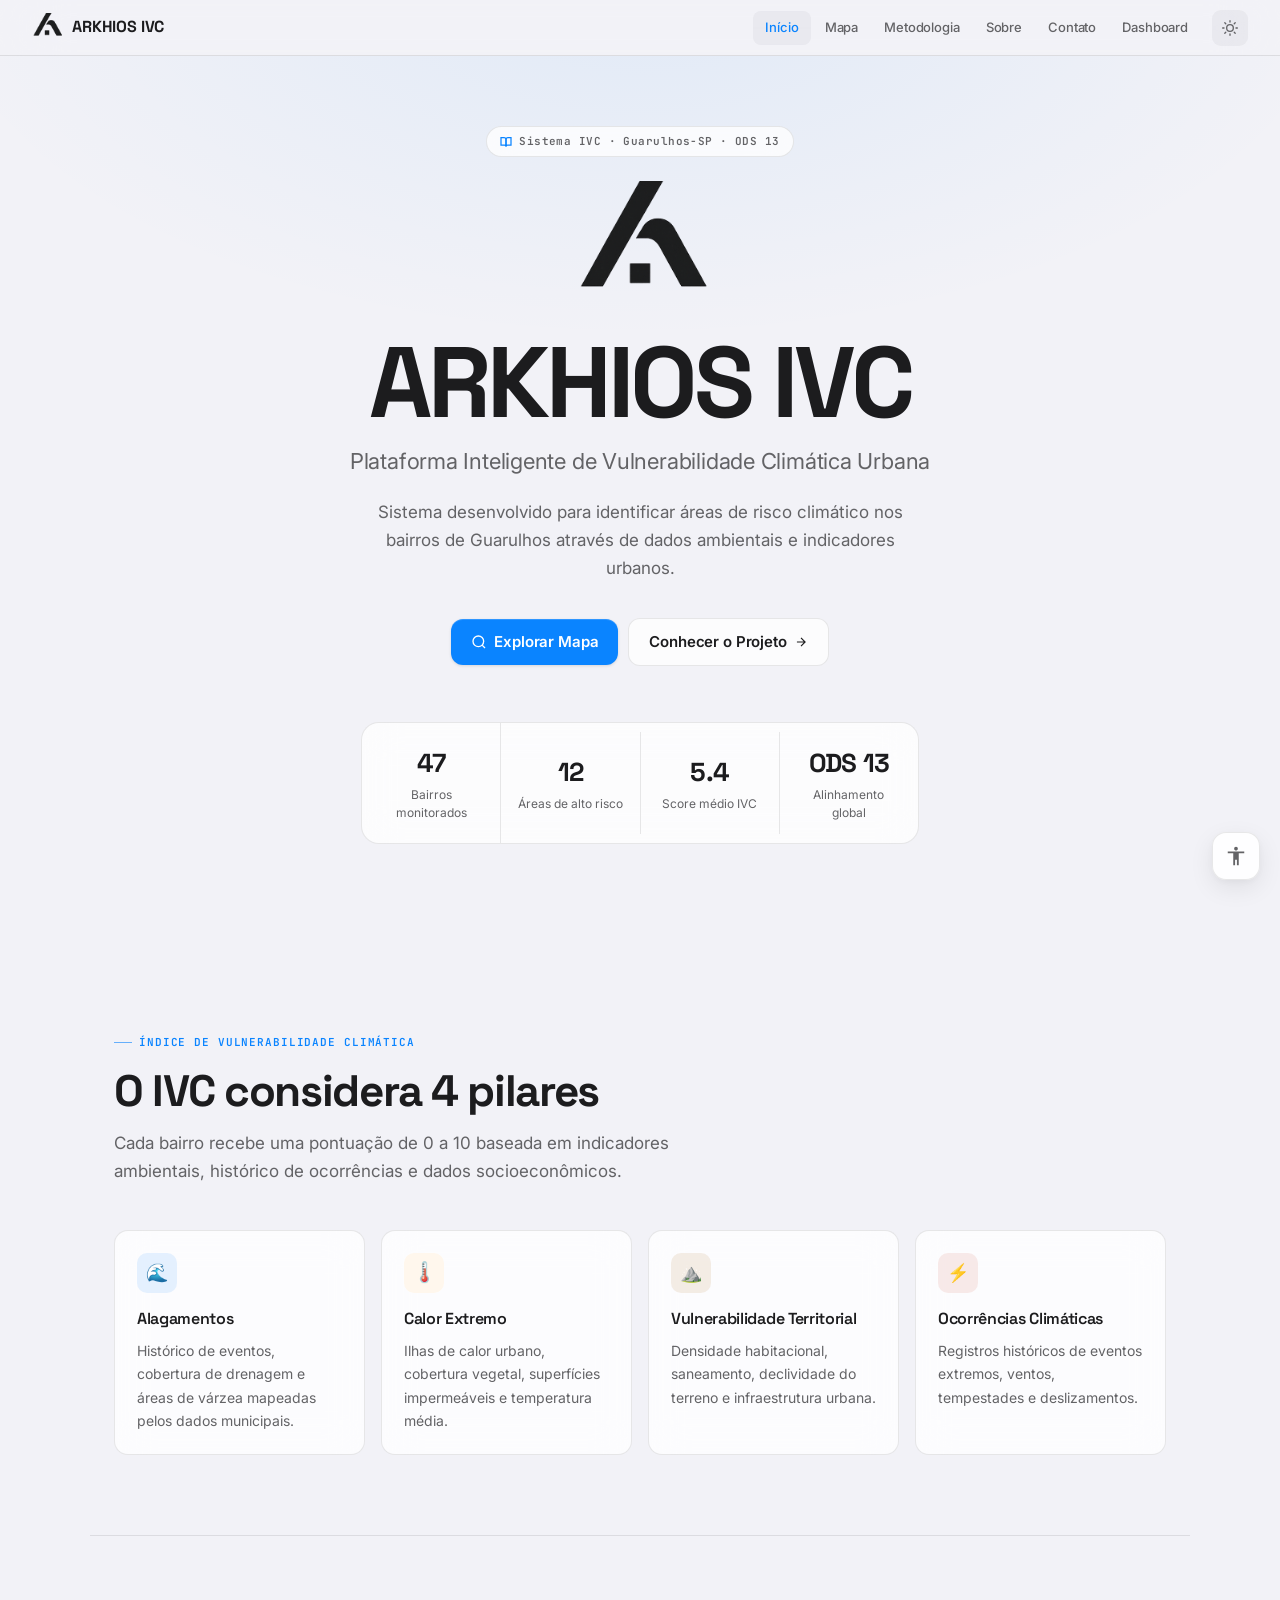
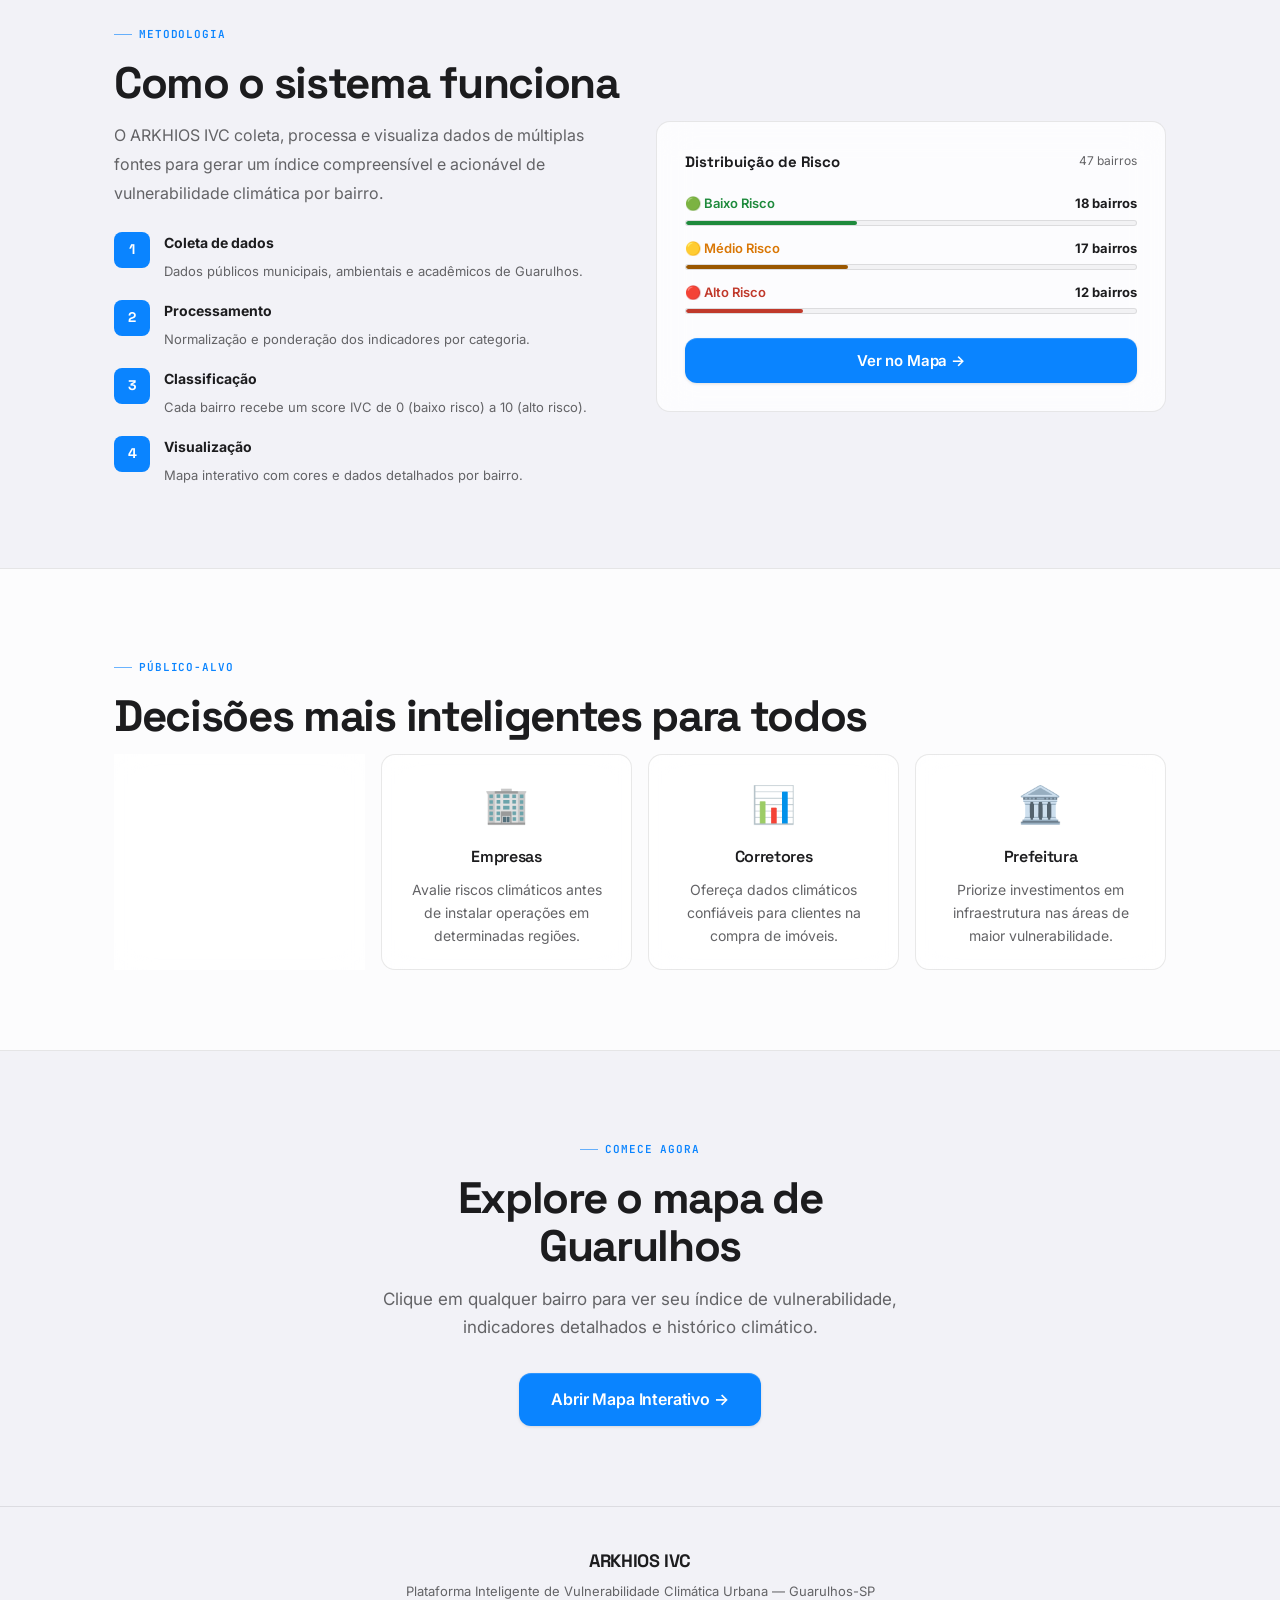
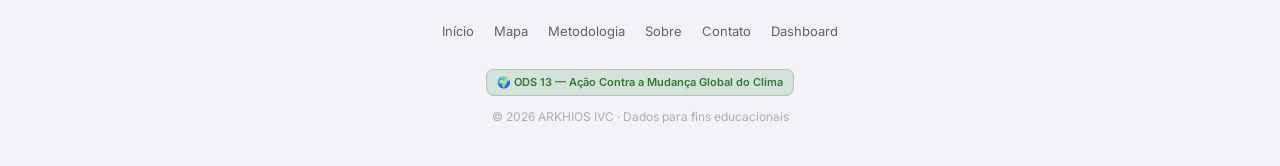
<file: index.html>
<!DOCTYPE html>
<html lang="pt-BR">
  <head>
    <meta charset="UTF-8">
    <meta name="viewport" content="width=device-width, initial-scale=1.0">
    <title>ARKHIOS IVC — Plataforma de Vulnerabilidade Climática Urbana</title>
    
    <link rel="icon" href="./favicon.ico?v=2" sizes="any">
    <link rel="icon" type="image/png" sizes="512x512" href="./favicon_arkhios.png?v=2">
    <link rel="shortcut icon" href="./favicon.ico?v=2">
    <link rel="apple-touch-icon" href="./favicon_arkhios.png?v=2">
    
    <link rel="stylesheet" href="style.css">
  </head>
<body>

<!-- Loading -->
<div id="loading">
  <div class="loading-logo">ARKHIOS IVC</div>
  <div class="loading-bar"><div class="loading-progress"></div></div>
  <p style="font-size:13px;color:var(--text-muted)">Carregando plataforma...</p>
</div>

<!-- NAV -->
<nav id="navbar">
  <div class="nav-logo">
    <div class="nav-logo-icon">
      <img class="theme-logo theme-logo-light" src="logo_preta.png" alt="Logo ARKHIOS">
      <img class="theme-logo theme-logo-dark" src="logo_branca.png" alt="" aria-hidden="true">
    </div>
    ARKHIOS IVC
  </div>
  <div class="nav-links">
    <a href="#" class="active" onclick="showPage('home',this)">Início</a>
    <a href="#" onclick="showPage('mapa',this)">Mapa</a>
    <a href="#" onclick="showPage('metodologia',this)">Metodologia</a>
    <a href="#" onclick="showPage('sobre',this)">Sobre</a>
    <a href="#" onclick="showPage('contato',this)">Contato</a>
    <a href="#" onclick="showPage('dashboard',this)">Dashboard</a>
  </div>
  <div class="nav-actions">
    <button class="btn-theme" onclick="toggleTheme()" aria-label="Alternar tema" title="Alternar tema">
      <svg id="theme-icon" width="16" height="16" viewBox="0 0 24 24" fill="none" stroke="currentColor" stroke-width="2" stroke-linecap="round" stroke-linejoin="round">
        <circle cx="12" cy="12" r="5"/><path d="M12 1v2M12 21v2M4.22 4.22l1.42 1.42M18.36 18.36l1.42 1.42M1 12h2M21 12h2M4.22 19.78l1.42-1.42M18.36 5.64l1.42-1.42"/>
      </svg>
    </button>
    <button class="hamburger" id="hamburger" onclick="toggleMenu()" aria-label="Menu">
      <span></span><span></span><span></span>
    </button>
  </div>
</nav>

<div class="mobile-menu" id="mobile-menu">
  <a href="#" class="active" onclick="showPage('home',this);toggleMenu()">Início</a>
  <a href="#" onclick="showPage('mapa',this);toggleMenu()">Mapa</a>
  <a href="#" onclick="showPage('metodologia',this);toggleMenu()">Metodologia</a>
  <a href="#" onclick="showPage('sobre',this);toggleMenu()">Sobre</a>
  <a href="#" onclick="showPage('contato',this);toggleMenu()">Contato</a>
  <a href="#" onclick="showPage('dashboard',this);toggleMenu()">Dashboard</a>
</div>

<!-- ===== HOME PAGE ===== -->
<div class="page active" id="page-home">
  <!-- Hero -->
  <div class="hero">
    <div class="hero-bg">
      <div class="hero-bg-grid"></div>
      <div class="hero-orb hero-orb-1"></div>
      <div class="hero-orb hero-orb-2"></div>
    </div>
    <div class="hero-content">
      <div class="hero-badge animate-in">
        <svg width="12" height="12" viewBox="0 0 24 24" fill="none" stroke="currentColor" stroke-width="2.5"><path d="M2 3h6a4 4 0 0 1 4 4v14a3 3 0 0 0-3-3H2z"/><path d="M22 3h-6a4 4 0 0 0-4 4v14a3 3 0 0 1 3-3h7z"/></svg>
        Sistema IVC · Guarulhos-SP · ODS 13
      </div>
      <div class="hero-logo animate-in animate-delay-1" aria-hidden="true">
        <img class="theme-logo theme-logo-light" src="logo_preta.png" alt="">
        <img class="theme-logo theme-logo-dark" src="logo_branca.png" alt="">
      </div>
      <h1 class="hero-title animate-in animate-delay-1">ARKHIOS IVC</h1>
      <p class="hero-subtitle animate-in animate-delay-2">Plataforma Inteligente de Vulnerabilidade Climática Urbana</p>
      <p class="hero-desc animate-in animate-delay-3">Sistema desenvolvido para identificar áreas de risco climático nos bairros de Guarulhos através de dados ambientais e indicadores urbanos.</p>
      <div class="hero-actions animate-in animate-delay-4">
        <button class="btn btn-primary" onclick="showPage('mapa', document.querySelector('.nav-links a:nth-child(2)'))">
          <svg width="16" height="16" viewBox="0 0 24 24" fill="none" stroke="currentColor" stroke-width="2"><circle cx="11" cy="11" r="8"/><path d="m21 21-4.35-4.35"/></svg>
          Explorar Mapa
        </button>
        <button class="btn btn-outline" onclick="showPage('sobre', document.querySelector('.nav-links a:nth-child(5)'))">
          Conhecer o Projeto
          <svg width="14" height="14" viewBox="0 0 24 24" fill="none" stroke="currentColor" stroke-width="2"><path d="M5 12h14M12 5l7 7-7 7"/></svg>
        </button>
      </div>
      <div class="hero-stats animate-in animate-delay-4">
        <div class="hero-stat">
          <div class="hero-stat-num" data-count="47">47</div>
          <div class="hero-stat-label">Bairros monitorados</div>
        </div>
        <div class="hero-stat">
          <div class="hero-stat-num" data-count="12">12</div>
          <div class="hero-stat-label">Áreas de alto risco</div>
        </div>
        <div class="hero-stat">
          <div class="hero-stat-num">5.4</div>
          <div class="hero-stat-label">Score médio IVC</div>
        </div>
        <div class="hero-stat">
          <div class="hero-stat-num">ODS 13</div>
          <div class="hero-stat-label">Alinhamento global</div>
        </div>
      </div>
    </div>
  </div>

  <!-- O que é o IVC -->
  <div class="section">
    <div class="section-label">Índice de Vulnerabilidade Climática</div>
    <h2 class="section-title">O IVC considera 4 pilares</h2>
    <p class="section-desc">Cada bairro recebe uma pontuação de 0 a 10 baseada em indicadores ambientais, histórico de ocorrências e dados socioeconômicos.</p>
    <div class="grid-4">
      <div class="card">
        <div class="card-icon card-icon-blue">🌊</div>
        <div class="card-title">Alagamentos</div>
        <div class="card-desc">Histórico de eventos, cobertura de drenagem e áreas de várzea mapeadas pelos dados municipais.</div>
      </div>
      <div class="card">
        <div class="card-icon" style="background:#FFF7ED;color:#C2410C;font-size:20px">🌡️</div>
        <div class="card-title">Calor Extremo</div>
        <div class="card-desc">Ilhas de calor urbano, cobertura vegetal, superfícies impermeáveis e temperatura média.</div>
      </div>
      <div class="card">
        <div class="card-icon card-icon-yellow">⛰️</div>
        <div class="card-title">Vulnerabilidade Territorial</div>
        <div class="card-desc">Densidade habitacional, saneamento, declividade do terreno e infraestrutura urbana.</div>
      </div>
      <div class="card">
        <div class="card-icon card-icon-red">⚡</div>
        <div class="card-title">Ocorrências Climáticas</div>
        <div class="card-desc">Registros históricos de eventos extremos, ventos, tempestades e deslizamentos.</div>
      </div>
    </div>
  </div>

  <div class="section-divider"></div>

  <!-- Como funciona -->
  <div class="section">
    <div class="section-label">Metodologia</div>
    <h2 class="section-title">Como o sistema funciona</h2>
    <div class="grid-2" style="gap:32px;align-items:start">
      <div>
        <p style="font-size:16px;color:var(--text-muted);line-height:1.8;margin-bottom:24px">O ARKHIOS IVC coleta, processa e visualiza dados de múltiplas fontes para gerar um índice compreensível e acionável de vulnerabilidade climática por bairro.</p>
        <div style="display:flex;flex-direction:column;gap:16px">
          <div style="display:flex;gap:14px;align-items:start">
            <div style="width:36px;height:36px;border-radius:8px;background:var(--accent);color:white;display:flex;align-items:center;justify-content:center;font-weight:700;font-family:var(--font-display);flex-shrink:0;font-size:14px">1</div>
            <div><strong style="display:block;font-size:14px;margin-bottom:4px">Coleta de dados</strong><span style="font-size:13px;color:var(--text-muted)">Dados públicos municipais, ambientais e acadêmicos de Guarulhos.</span></div>
          </div>
          <div style="display:flex;gap:14px;align-items:start">
            <div style="width:36px;height:36px;border-radius:8px;background:var(--accent);color:white;display:flex;align-items:center;justify-content:center;font-weight:700;font-family:var(--font-display);flex-shrink:0;font-size:14px">2</div>
            <div><strong style="display:block;font-size:14px;margin-bottom:4px">Processamento</strong><span style="font-size:13px;color:var(--text-muted)">Normalização e ponderação dos indicadores por categoria.</span></div>
          </div>
          <div style="display:flex;gap:14px;align-items:start">
            <div style="width:36px;height:36px;border-radius:8px;background:var(--accent);color:white;display:flex;align-items:center;justify-content:center;font-weight:700;font-family:var(--font-display);flex-shrink:0;font-size:14px">3</div>
            <div><strong style="display:block;font-size:14px;margin-bottom:4px">Classificação</strong><span style="font-size:13px;color:var(--text-muted)">Cada bairro recebe um score IVC de 0 (baixo risco) a 10 (alto risco).</span></div>
          </div>
          <div style="display:flex;gap:14px;align-items:start">
            <div style="width:36px;height:36px;border-radius:8px;background:var(--accent);color:white;display:flex;align-items:center;justify-content:center;font-weight:700;font-family:var(--font-display);flex-shrink:0;font-size:14px">4</div>
            <div><strong style="display:block;font-size:14px;margin-bottom:4px">Visualização</strong><span style="font-size:13px;color:var(--text-muted)">Mapa interativo com cores e dados detalhados por bairro.</span></div>
          </div>
        </div>
      </div>
      <div>
        <div class="card" style="background:var(--surface);padding:28px">
          <div style="display:flex;justify-content:space-between;align-items:center;margin-bottom:20px">
            <span style="font-family:var(--font-display);font-size:15px;font-weight:700">Distribuição de Risco</span>
            <span style="font-size:12px;color:var(--text-muted)">47 bairros</span>
          </div>
          <div style="display:flex;flex-direction:column;gap:12px">
            <div>
              <div style="display:flex;justify-content:space-between;margin-bottom:6px">
                <span style="font-size:13px;font-weight:600;color:var(--success)">🟢 Baixo Risco</span>
                <span style="font-size:13px;font-weight:700;color:var(--text)">18 bairros</span>
              </div>
              <div class="progress-track"><div class="progress-fill progress-low" style="width:38%"></div></div>
            </div>
            <div>
              <div style="display:flex;justify-content:space-between;margin-bottom:6px">
                <span style="font-size:13px;font-weight:600;color:#D97706">🟡 Médio Risco</span>
                <span style="font-size:13px;font-weight:700;color:var(--text)">17 bairros</span>
              </div>
              <div class="progress-track"><div class="progress-fill progress-med" style="width:36%"></div></div>
            </div>
            <div>
              <div style="display:flex;justify-content:space-between;margin-bottom:6px">
                <span style="font-size:13px;font-weight:600;color:var(--danger)">🔴 Alto Risco</span>
                <span style="font-size:13px;font-weight:700;color:var(--text)">12 bairros</span>
              </div>
              <div class="progress-track"><div class="progress-fill progress-high" style="width:26%"></div></div>
            </div>
          </div>
          <button class="btn btn-primary" style="width:100%;margin-top:24px;justify-content:center" onclick="showPage('mapa',null)">
            Ver no Mapa →
          </button>
        </div>
      </div>
    </div>
  </div>

  <!-- Quem usa -->
  <div style="background:var(--surface);border-top:1px solid var(--border);border-bottom:1px solid var(--border)">
    <div class="section">
      <div class="section-label">Público-Alvo</div>
      <h2 class="section-title">Decisões mais inteligentes para todos</h2>
      <div class="grid-4">
        <div class="card" style="text-align:center">
          <div style="font-size:36px;margin-bottom:12px">🏠</div>
          <div class="card-title">Moradores</div>
          <div class="card-desc">Conheça os riscos do seu bairro e tome decisões informadas sobre onde morar.</div>
        </div>
        <div class="card" style="text-align:center">
          <div style="font-size:36px;margin-bottom:12px">🏢</div>
          <div class="card-title">Empresas</div>
          <div class="card-desc">Avalie riscos climáticos antes de instalar operações em determinadas regiões.</div>
        </div>
        <div class="card" style="text-align:center">
          <div style="font-size:36px;margin-bottom:12px">📊</div>
          <div class="card-title">Corretores</div>
          <div class="card-desc">Ofereça dados climáticos confiáveis para clientes na compra de imóveis.</div>
        </div>
        <div class="card" style="text-align:center">
          <div style="font-size:36px;margin-bottom:12px">🏛️</div>
          <div class="card-title">Prefeitura</div>
          <div class="card-desc">Priorize investimentos em infraestrutura nas áreas de maior vulnerabilidade.</div>
        </div>
      </div>
    </div>
  </div>

  <!-- CTA -->
  <div class="section" style="text-align:center;max-width:600px">
    <div class="section-label">Comece agora</div>
    <h2 class="section-title">Explore o mapa de Guarulhos</h2>
    <p class="section-desc" style="margin:0 auto 32px">Clique em qualquer bairro para ver seu índice de vulnerabilidade, indicadores detalhados e histórico climático.</p>
    <button class="btn btn-primary" onclick="showPage('mapa',null)" style="font-size:16px;padding:14px 32px">
      Abrir Mapa Interativo →
    </button>
  </div>

  <footer>
    <div class="footer-logo">ARKHIOS IVC</div>
    <div class="footer-sub">Plataforma Inteligente de Vulnerabilidade Climática Urbana — Guarulhos-SP</div>
    <div class="footer-links">
      <a href="#" onclick="showPage('home',null)">Início</a>
      <a href="#" onclick="showPage('mapa',null)">Mapa</a>
      <a href="#" onclick="showPage('metodologia',null)">Metodologia</a>
      <a href="#" onclick="showPage('sobre',null)">Sobre</a>
      <a href="#" onclick="showPage('contato',null)">Contato</a>
      <a href="#" onclick="showPage('dashboard',null)">Dashboard</a>
    </div>
    <div class="ods-tag">🌍 ODS 13 — Ação Contra a Mudança Global do Clima</div>
    <div class="footer-copy" style="margin-top:12px">© 2026 ARKHIOS IVC · Dados para fins educacionais</div>
  </footer>
</div>

<!-- ===== MAPA PAGE ===== -->
<div class="page" id="page-mapa">
  <div class="map-layout">
    <!-- Sidebar -->
    <div class="map-sidebar">
      <div class="sidebar-header">
        <div class="sidebar-title">Bairros de Guarulhos</div>
        <div class="search-box">
          <span class="search-icon">
            <svg width="14" height="14" viewBox="0 0 24 24" fill="none" stroke="currentColor" stroke-width="2"><circle cx="11" cy="11" r="8"/><path d="m21 21-4.35-4.35"/></svg>
          </span>
          <input type="text" id="search-bairros" placeholder="Buscar bairro..." oninput="filterBairros()">
        </div>
        <div class="filter-row">
          <button class="filter-btn active" data-filter="all" onclick="setFilter('all',this)">Todos</button>
          <button class="filter-btn f-low" data-filter="low" onclick="setFilter('low',this)">🟢 Baixo</button>
          <button class="filter-btn f-med" data-filter="med" onclick="setFilter('med',this)">🟡 Médio</button>
          <button class="filter-btn f-high" data-filter="high" onclick="setFilter('high',this)">🔴 Alto</button>
        </div>
      </div>
      <div class="bairro-list" id="bairro-list"></div>
    </div>
    <!-- Map -->
<div class="map-container" id="map-container">
  <div class="map-tooltip" id="map-tooltip">
    <div class="tooltip-name" id="tt-name">Bairro</div>
    <div class="tooltip-score" id="tt-score">IVC Score: --</div>
    <div id="tt-badge" class="tooltip-badge">--</div>
  </div>

  <svg class="map-svg" id="guarulhos-map" viewBox="0 0 1024 1024" xmlns="http://www.w3.org/2000/svg" role="img" aria-label="Mapa dos bairros administrativos de Guarulhos com pontos de risco IVC">
    
    <rect class="map-backdrop" width="1024" height="1024"/>

    <image
      class="map-reference-image"
      href="mapa_guarulhos.png"
      x="0"
      y="0"
      width="1024"
      height="1024"
      preserveAspectRatio="xMidYMid meet"
    />

    <g id="map-district-overlay" aria-hidden="true"></g>
    <g id="svg-bairros"></g>

    <text class="map-credit" x="28" y="990">
      Base: bairros administrativos de Guarulhos
    </text>

  </svg>

  <div class="map-legend">
    <div class="legend-title">Classificação IVC</div>

    <div class="legend-item">
      <div class="risk-dot risk-low"></div>
      Baixo risco (0–3.9)
    </div>

    <div class="legend-item">
      <div class="risk-dot risk-med"></div>
      Médio risco (4.0–6.9)
    </div>

    <div class="legend-item">
      <div class="risk-dot risk-high"></div>
      Alto risco (7.0–10)
    </div>
  </div>
</div>
  </div><!-- end map-layout -->
</div><!-- end page-mapa -->

<!-- ===== BAIRRO PAGE ===== -->
<div class="page" id="page-bairro">
  <div class="bairro-hero" id="bairro-hero-content">
    <div style="max-width:1200px;margin:0 auto">
      <button class="back-btn" onclick="showPage('mapa',null)">
        ← Voltar ao Mapa
      </button>
      <div style="display:grid;grid-template-columns:auto 1fr;gap:40px;align-items:start">
        <div>
          <div class="bairro-score-big" id="bairro-score-display">7.8</div>
          <div style="font-size:12px;font-weight:600;color:var(--text-muted);text-transform:uppercase;letter-spacing:0.06em;margin-top:4px">Score IVC</div>
        </div>
        <div>
          <div id="bairro-badge-display" class="badge-pill badge-high" style="margin-bottom:12px">🔴 Alto Risco</div>
          <h1 id="bairro-name-display" style="font-family:var(--font-display);font-size:clamp(24px,5vw,40px);font-weight:700;color:var(--text);margin-bottom:8px">Pimentas</h1>
          <p id="bairro-desc-display" style="font-size:15px;color:var(--text-muted);max-width:600px;line-height:1.7">Bairro localizado na zona leste de Guarulhos com histórico significativo de alagamentos e pressão urbana intensa.</p>
        </div>
      </div>
    </div>
  </div>
  <div class="section">
    <div style="max-width:1200px;margin:0 auto">
      <div class="grid-2" style="gap:32px;align-items:start">
        <div>
          <h2 style="font-family:var(--font-display);font-size:20px;font-weight:700;margin-bottom:24px">Indicadores de Risco</h2>
          <div id="bairro-indicators"></div>
        </div>
        <div>
          <h2 style="font-family:var(--font-display);font-size:20px;font-weight:700;margin-bottom:24px">Histórico Climático</h2>
          <div class="card" style="margin-bottom:16px">
            <div id="bairro-historico" style="display:flex;flex-direction:column;gap:12px"></div>
          </div>
          <div class="card">
            <h3 style="font-family:var(--font-display);font-size:15px;font-weight:600;margin-bottom:12px">Dados Gerais</h3>
            <div id="bairro-dados" style="display:flex;flex-direction:column;gap:10px;font-size:14px;color:var(--text-muted)"></div>
          </div>
        </div>
      </div>
    </div>
  </div>
  <footer>
    <div class="footer-logo">ARKHIOS IVC</div>
    <div class="footer-sub">Dados para fins educacionais · 2026</div>
    <div class="footer-copy" style="margin-top:8px">© 202 ARKHIOS IVC</div>
  </footer>
</div>

<!-- ===== METODOLOGIA PAGE ===== -->
<div class="page" id="page-metodologia">
  <div class="section">
    <div class="section-label">Como calculamos</div>
    <h1 class="section-title">Metodologia do IVC</h1>
    <p class="section-desc">O Índice de Vulnerabilidade Climática é calculado com base em quatro dimensões principais, ponderadas de acordo com sua relevância para o contexto urbano de Guarulhos.</p>
  </div>
  <div class="section-divider"></div>
  <div class="section">
    <div class="grid-2" style="gap:60px;align-items:start">
      <div>
        <h2 style="font-family:var(--font-display);font-size:22px;font-weight:700;margin-bottom:32px">Fórmula do IVC</h2>
        <div style="background:var(--surface);border:1.5px solid var(--accent);border-radius:var(--radius-lg);padding:24px;margin-bottom:32px">
          <div style="font-family:monospace;font-size:15px;color:var(--text);line-height:2">
            <div style="color:var(--text-muted);font-size:12px;margin-bottom:8px;font-family:var(--font-body)">IVC = soma ponderada dos indicadores</div>
            IVC = (0.30 × <span style="color:var(--accent)">A</span>) + (0.25 × <span style="color:#EA580C">C</span>) +<br>
            &nbsp;&nbsp;&nbsp;&nbsp;&nbsp;&nbsp;(0.25 × <span style="color:var(--warning)">V</span>) + (0.20 × <span style="color:var(--danger)">O</span>)
          </div>
          <div style="margin-top:16px;padding-top:16px;border-top:1px solid var(--border);display:grid;grid-template-columns:1fr 1fr;gap:8px;font-size:13px">
            <div><span style="color:var(--accent);font-weight:700">A</span> = Alagamento (30%)</div>
            <div><span style="color:#EA580C;font-weight:700">C</span> = Calor (25%)</div>
            <div><span style="color:var(--warning);font-weight:700">V</span> = Vuln. Territorial (25%)</div>
            <div><span style="color:var(--danger);font-weight:700">O</span> = Ocorrências (20%)</div>
          </div>
        </div>
        <div class="steps-timeline">
          <div class="step-item">
            <div class="step-num">1</div>
            <div class="step-title">Coleta de Dados</div>
            <div class="step-desc">Dados são coletados de fontes públicas municipais, relatórios da Defesa Civil, IBGE e dados acadêmicos sobre Guarulhos.</div>
          </div>
          <div class="step-item">
            <div class="step-num">2</div>
            <div class="step-title">Normalização</div>
            <div class="step-desc">Cada indicador é normalizado em uma escala de 0 a 10, considerando valores mínimos e máximos da região.</div>
          </div>
          <div class="step-item">
            <div class="step-num">3</div>
            <div class="step-title">Ponderação</div>
            <div class="step-desc">Os pesos são definidos com base na literatura científica e na relevância histórica de cada fator para o município.</div>
          </div>
          <div class="step-item">
            <div class="step-num">4</div>
            <div class="step-title">Classificação</div>
            <div class="step-desc">Score 0–3.9 = Baixo, 4.0–6.9 = Médio, 7.0–10 = Alto risco climático.</div>
          </div>
          <div class="step-item">
            <div class="step-num">5</div>
            <div class="step-title">Atualização</div>
            <div class="step-desc">Os dados são revisados periodicamente com novas ocorrências e atualizações das fontes.</div>
          </div>
        </div>
      </div>
      <div>
        <h2 style="font-family:var(--font-display);font-size:22px;font-weight:700;margin-bottom:24px">Fontes de Dados</h2>
        <div class="source-grid" style="grid-template-columns:1fr">
          <div class="source-item">
            <strong>Prefeitura de Guarulhos</strong>
            Mapas de drenagem, áreas de risco, histórico de atendimentos da Defesa Civil.
          </div>
          <div class="source-item">
            <strong>IBGE — Instituto Brasileiro de Geografia e Estatística</strong>
            Dados demográficos, uso do solo, saneamento básico e densidade populacional.
          </div>
          <div class="source-item">
            <strong>INMET — Instituto Nacional de Meteorologia</strong>
            Séries históricas de temperatura, precipitação e eventos climáticos extremos.
          </div>
          <div class="source-item">
            <strong>Defesa Civil do Estado de SP</strong>
            Registros de deslizamentos, alagamentos e ocorrências por região.
          </div>
          <div class="source-item">
            <strong>Dados Acadêmicos e Simulados</strong>
            Indicadores complementares utilizados para fins educacionais neste projeto.
          </div>
        </div>
        <div style="margin-top:24px;padding:16px;background:var(--warning-soft);border:1px solid rgba(250,204,21,0.3);border-radius:var(--radius-md)">
          <div style="font-size:13px;font-weight:600;color:#B45309;margin-bottom:4px">⚠️ Aviso Importante</div>
          <div style="font-size:13px;color:#92400E;line-height:1.6">Este sistema foi desenvolvido para fins educacionais como parte do Projeto Experimenta GRU. Os dados incluem informações simuladas e não substituem análises técnicas oficiais.</div>
        </div>
        <div class="card" style="margin-top:20px">
          <h3 style="font-family:var(--font-display);font-size:15px;font-weight:600;margin-bottom:16px">Pesos por Categoria</h3>
          <div style="display:flex;flex-direction:column;gap:12px">
            <div>
              <div style="display:flex;justify-content:space-between;margin-bottom:4px"><span style="font-size:13px;font-weight:600">Alagamento</span><span style="font-size:13px;color:var(--accent);font-weight:700">30%</span></div>
              <div class="progress-track"><div class="progress-fill" style="width:30%;background:var(--accent)"></div></div>
            </div>
            <div>
              <div style="display:flex;justify-content:space-between;margin-bottom:4px"><span style="font-size:13px;font-weight:600">Calor Extremo</span><span style="font-size:13px;color:#EA580C;font-weight:700">25%</span></div>
              <div class="progress-track"><div class="progress-fill" style="width:25%;background:#EA580C"></div></div>
            </div>
            <div>
              <div style="display:flex;justify-content:space-between;margin-bottom:4px"><span style="font-size:13px;font-weight:600">Vulnerabilidade Territorial</span><span style="font-size:13px;color:#D97706;font-weight:700">25%</span></div>
              <div class="progress-track"><div class="progress-fill" style="width:25%;background:var(--warning)"></div></div>
            </div>
            <div>
              <div style="display:flex;justify-content:space-between;margin-bottom:4px"><span style="font-size:13px;font-weight:600">Ocorrências Climáticas</span><span style="font-size:13px;color:var(--danger);font-weight:700">20%</span></div>
              <div class="progress-track"><div class="progress-fill" style="width:20%;background:var(--danger)"></div></div>
            </div>
          </div>
        </div>
      </div>
    </div>
  </div>
  <footer>
    <div class="footer-logo">ARKHIOS IVC</div>
    <div class="footer-sub">Metodologia científica aplicada ao contexto urbano</div>
    <div class="footer-copy" style="margin-top:8px">© 2026 ARKHIOS IVC · Dados para fins educacionais</div>
  </footer>
</div>

<!-- ===== SOBRE PAGE ===== -->
<div class="page" id="page-sobre">
  <div class="section">
    <div class="about-hero">
      <div style="font-size:11px;font-weight:700;letter-spacing:0.1em;text-transform:uppercase;opacity:0.7;margin-bottom:12px">Sobre o Projeto</div>
      <h2>O que é o ARKHIOS IVC?</h2>
      <p>Uma plataforma tecnológica de monitoramento climático urbano desenvolvida para identificar, classificar e visualizar áreas de vulnerabilidade nos bairros de Guarulhos-SP.</p>
    </div>
    <div class="grid-2" style="gap:40px;align-items:start;margin-bottom:48px">
      <div>
        <div class="section-label" style="margin-bottom:12px">Nossa Missão</div>
        <h2 style="font-family:var(--font-display);font-size:24px;font-weight:700;margin-bottom:16px;color:var(--text)">Inteligência climática para cidades mais resilientes</h2>
        <p style="font-size:15px;color:var(--text-muted);line-height:1.8;margin-bottom:16px">O ARKHIOS IVC nasce da necessidade de democratizar o acesso a informações climáticas confiáveis e traduzir dados complexos em ferramentas práticas para tomada de decisão.</p>
        <p style="font-size:15px;color:var(--text-muted);line-height:1.8">Com base nos Objetivos de Desenvolvimento Sustentável da ONU, especificamente o ODS 13, a plataforma contribui para a ação climática local com foco em adaptação e redução de riscos.</p>
      </div>
      <div class="ods-card">
        <div class="ods-badge">ODS<br>13</div>
        <div>
          <h3 style="font-family:var(--font-display);font-size:17px;font-weight:700;margin-bottom:8px">ODS 13 — Ação Contra a Mudança Global do Clima</h3>
          <p style="font-size:14px;color:var(--text-muted);line-height:1.6;margin-bottom:12px">Tomar medidas urgentes para combater a mudança climática e seus impactos, fortalecendo a capacidade adaptativa e reduzindo vulnerabilidades.</p>
          <div style="display:flex;flex-direction:column;gap:6px">
            <div style="font-size:13px;color:var(--text-muted);display:flex;gap:8px"><span style="color:var(--success)">✓</span>Identificação de áreas vulneráveis</div>
            <div style="font-size:13px;color:var(--text-muted);display:flex;gap:8px"><span style="color:var(--success)">✓</span>Educação e conscientização climática</div>
            <div style="font-size:13px;color:var(--text-muted);display:flex;gap:8px"><span style="color:var(--success)">✓</span>Suporte à gestão pública local</div>
          </div>
        </div>
      </div>
    </div>
    <div class="section-divider"></div>
    <div style="padding-top:48px">
      <div class="section-label" style="margin-bottom:12px">Benefícios por Público</div>
      <h2 style="font-family:var(--font-display);font-size:24px;font-weight:700;margin-bottom:32px">Quem se beneficia do ARKHIOS IVC?</h2>
      <div class="beneficiarios-grid">
        <div class="beneficiario-card">
          <div class="beneficiario-icon">🏠</div>
          <div class="beneficiario-title">Moradores</div>
          <div class="beneficiario-desc">Acesso a informações sobre riscos climáticos do bairro antes de alugar ou comprar um imóvel. Conhecimento para se preparar para eventos extremos.</div>
        </div>
        <div class="beneficiario-card">
          <div class="beneficiario-icon">🏢</div>
          <div class="beneficiario-title">Corretores Imobiliários</div>
          <div class="beneficiario-desc">Dados climáticos para fundamentar avaliações de imóveis, aumentar a transparência nas transações e orientar compradores com mais precisão.</div>
        </div>
        <div class="beneficiario-card">
          <div class="beneficiario-icon">💼</div>
          <div class="beneficiario-title">Investidores</div>
          <div class="beneficiario-desc">Análise de risco climático para investimentos imobiliários e empresariais, reduzindo exposição a áreas de alta vulnerabilidade.</div>
        </div>
        <div class="beneficiario-card">
          <div class="beneficiario-icon">🏭</div>
          <div class="beneficiario-title">Empresas</div>
          <div class="beneficiario-desc">Planejamento de instalações considerando riscos de alagamento, interrupções logísticas e impactos de eventos climáticos extremos.</div>
        </div>
        <div class="beneficiario-card">
          <div class="beneficiario-icon">🏛️</div>
          <div class="beneficiario-title">Prefeitura</div>
          <div class="beneficiario-desc">Base de dados para priorizar investimentos em obras de drenagem, contenção de encostas e infraestrutura de adaptação climática.</div>
        </div>
        <div class="beneficiario-card">
          <div class="beneficiario-icon">🎓</div>
          <div class="beneficiario-title">Pesquisadores</div>
          <div class="beneficiario-desc">Plataforma de visualização e análise de dados para estudos sobre vulnerabilidade climática urbana e efetividade de políticas públicas.</div>
        </div>
      </div>
    </div>
  </div>
  <footer>
    <div class="footer-logo">ARKHIOS IVC</div>
    <div class="footer-sub">Desenvolvido para TCC dos DIVOS DE DS</div>
    <div class="ods-tag">🌍 ODS 13 — Ação Contra a Mudança Global do Clima</div>
    <div class="footer-copy" style="margin-top:12px">© 2026 ARKHIOS IVC · Todos os direitos reservados</div>
  </footer>
</div>

<!-- ===== CONTATO PAGE ===== -->
<div class="page" id="page-contato">
  <div class="section">
    <div class="section-label">Fale Conosco</div>
    <h1 class="section-title">Entre em Contato</h1>
    <p class="section-desc">Tem dúvidas, sugestões ou quer contribuir com o projeto? Entre em contato com nossa equipe.</p>
    <div class="contact-layout">
      <div>
        <div class="form-group">
          <label class="form-label">Nome completo</label>
          <input type="text" class="form-input" id="contact-name" placeholder="Seu nome">
        </div>
        <div class="form-group">
          <label class="form-label">E-mail</label>
          <input type="email" class="form-input" id="contact-email" placeholder="seu@email.com">
        </div>
        <div class="form-group">
          <label class="form-label">Assunto</label>
          <select class="form-input" id="contact-subject">
            <option value="">Selecione um assunto</option>
            <option>Dúvida sobre metodologia</option>
            <option>Sugestão de melhoria</option>
            <option>Parceria institucional</option>
            <option>Dados incorretos</option>
            <option>Outro</option>
          </select>
        </div>
        <div class="form-group">
          <label class="form-label">Mensagem</label>
          <textarea class="form-input" id="contact-message" placeholder="Escreva sua mensagem aqui..."></textarea>
        </div>
        <button class="btn btn-primary" onclick="submitForm()" style="width:100%;justify-content:center">
          Enviar Mensagem →
        </button>
        <div class="form-feedback" id="form-feedback">
          <span>✅</span> Mensagem enviada com sucesso! Retornaremos em breve.
        </div>
      </div>
      <div class="contact-info">
        <div style="font-family:var(--font-display);font-size:18px;font-weight:700;margin-bottom:16px">Informações de Contato</div>
        <div class="contact-info-item">
          <div class="contact-info-icon">📍</div>
          <div class="contact-info-text">
            <strong>Localização</strong>
            Guarulhos — São Paulo, Brasil
          </div>
        </div>
        <div class="contact-info-item">
          <div class="contact-info-icon">🎓</div>
          <div class="contact-info-text">
            <strong>Projeto</strong>
            Experimenta GRU 2026
          </div>
        </div>
        <div class="contact-info-item">
          <div class="contact-info-icon">🌍</div>
          <div class="contact-info-text">
            <strong>Alinhamento</strong>
            ODS 13 — Ação Climática
          </div>
        </div>
        <div style="margin-top:8px;padding:20px;background:var(--accent-soft);border:1px solid rgba(37,99,235,0.15);border-radius:var(--radius-lg)">
          <div style="font-size:14px;font-weight:600;color:var(--accent);margin-bottom:8px">💡 Sobre o ARKHIOS IVC</div>
          <div style="font-size:13px;color:var(--text-muted);line-height:1.6">Este é um projeto educacional desenvolvido para demonstrar o uso de tecnologia na análise de vulnerabilidade climática urbana. Os dados são parcialmente simulados.</div>
        </div>
      </div>
    </div>
  </div>
  <footer>
    <div class="footer-logo">ARKHIOS IVC</div>
    <div class="footer-sub">Guarulhos-SP · Projeto Experimenta GRU</div>
    <div class="footer-copy" style="margin-top:8px">© 2026 ARKHIOS IVC</div>
  </footer>
</div>

<!-- ===== DASHBOARD PAGE ===== -->
<div class="page" id="page-dashboard">
  <div class="section">
    <div style="display:flex;align-items:start;justify-content:space-between;flex-wrap:wrap;gap:16px;margin-bottom:32px">
      <div>
        <div class="section-label">Painel Administrativo</div>
        <h1 style="font-family:var(--font-display);font-size:clamp(22px,4vw,32px);font-weight:700;color:var(--text)">Dashboard ARKHIOS IVC</h1>
        <p style="font-size:14px;color:var(--text-muted);margin-top:4px">Última atualização: Junho 2026 · Dados simulados para fins educacionais</p>
      </div>
      <div style="display:flex;gap:8px;align-items:center">
        <div style="width:8px;height:8px;border-radius:50%;background:var(--success);animation:pulse 2s infinite"></div>
        <span style="font-size:13px;color:var(--text-muted)">Sistema ativo</span>
      </div>
    </div>
    <div class="stat-grid">
      <div class="stat-card">
        <div class="stat-label">Bairros Monitorados</div>
        <div class="stat-value" id="count-bairros">0</div>
        <div class="stat-change up">↑ 5 este mês</div>
      </div>
      <div class="stat-card">
        <div class="stat-label">Alto Risco</div>
        <div class="stat-value" id="count-alto" style="color:var(--danger)">0</div>
        <div class="stat-change">25.5% do total</div>
      </div>
      <div class="stat-card">
        <div class="stat-label">Score Médio IVC</div>
        <div class="stat-value" id="avg-score">0</div>
        <div class="stat-change down">↓ 0.3 este trimestre</div>
      </div>
      <div class="stat-card">
        <div class="stat-label">Baixo Risco</div>
        <div class="stat-value" id="count-baixo" style="color:var(--success)">0</div>
        <div class="stat-change up">↑ 2 novas áreas</div>
      </div>
    </div>
    <div class="grid-2" style="gap:20px;margin-bottom:20px">
      <div class="chart-container">
        <div class="chart-title">Score IVC por Bairro</div>
        <div class="chart-subtitle">Top 10 bairros com maior vulnerabilidade</div>
        <div class="bar-chart" id="bar-chart"></div>
      </div>
      <div class="chart-container">
        <div class="chart-title">Distribuição de Risco</div>
        <div class="chart-subtitle">Proporção de bairros por classificação</div>
        <div class="donut-section">
          <svg viewBox="0 0 160 160" style="width:160px;height:160px;flex-shrink:0">
            <circle cx="80" cy="80" r="62" fill="none" stroke="var(--danger)" stroke-width="24" stroke-dasharray="98 291" stroke-dashoffset="0"/>
            <circle cx="80" cy="80" r="62" fill="none" stroke="var(--warning)" stroke-width="24" stroke-dasharray="106 291" stroke-dashoffset="-98"/>
            <circle cx="80" cy="80" r="62" fill="none" stroke="var(--success)" stroke-width="24" stroke-dasharray="116 291" stroke-dashoffset="-204"/>
            <text x="80" y="76" text-anchor="middle" font-family="Space Grotesk" font-size="20" font-weight="700" fill="var(--text)">47</text>
            <text x="80" y="94" text-anchor="middle" font-family="DM Sans" font-size="10" fill="var(--text-muted)">bairros</text>
          </svg>
          <div class="donut-legend">
            <div class="donut-item"><div class="donut-dot" style="background:var(--success)"></div><div class="donut-text"><div class="donut-name">Baixo Risco</div><div class="donut-pct">18 bairros · 38%</div></div></div>
            <div class="donut-item"><div class="donut-dot" style="background:var(--warning)"></div><div class="donut-text"><div class="donut-name">Médio Risco</div><div class="donut-pct">17 bairros · 36%</div></div></div>
            <div class="donut-item"><div class="donut-dot" style="background:var(--danger)"></div><div class="donut-text"><div class="donut-name">Alto Risco</div><div class="donut-pct">12 bairros · 26%</div></div></div>
          </div>
        </div>
      </div>
    </div>
    <div class="chart-container">
      <div class="chart-title">Indicadores Médios por Categoria</div>
      <div class="chart-subtitle">Média de todos os bairros monitorados</div>
      <div style="display:flex;flex-direction:column;gap:16px;margin-top:8px">
        <div class="indicator-bar">
          <div class="indicator-label"><span class="indicator-name">🌊 Alagamento</span><span class="indicator-val" style="color:var(--danger)">7.2</span></div>
          <div class="progress-track"><div class="progress-fill progress-high" style="width:72%"></div></div>
          <div class="indicator-desc">Principal fator de risco em Guarulhos — rede de drenagem com capacidade insuficiente</div>
        </div>
        <div class="indicator-bar">
          <div class="indicator-label"><span class="indicator-name">🌡️ Calor Extremo</span><span class="indicator-val" style="color:#D97706">5.9</span></div>
          <div class="progress-track"><div class="progress-fill progress-med" style="width:59%"></div></div>
          <div class="indicator-desc">Ilhas de calor identificadas nas regiões centrais e industriais</div>
        </div>
        <div class="indicator-bar">
          <div class="indicator-label"><span class="indicator-name">⛰️ Vulnerabilidade Territorial</span><span class="indicator-val" style="color:#D97706">5.1</span></div>
          <div class="progress-track"><div class="progress-fill progress-med" style="width:51%"></div></div>
          <div class="indicator-desc">Ocupação em áreas de encosta e margens de córregos</div>
        </div>
        <div class="indicator-bar">
          <div class="indicator-label"><span class="indicator-name">⚡ Ocorrências Climáticas</span><span class="indicator-val" style="color:var(--success)">4.3</span></div>
          <div class="progress-track"><div class="progress-fill progress-low" style="width:43%"></div></div>
          <div class="indicator-desc">Registros de ocorrências climáticas com tendência de redução</div>
        </div>
      </div>
    </div>
  </div>
  <footer>
    <div class="footer-logo">ARKHIOS IVC</div>
    <div class="footer-sub">Painel administrativo · Dados simulados</div>
    <div class="footer-copy" style="margin-top:8px">© 2026 ARKHIOS IVC</div>
  </footer>
</div>
<div class="accessibility-widget" id="a11y-widget">
  <button class="a11y-toggle" onclick="toggleA11yMenu()" aria-label="Menu de Acessibilidade">
    <svg viewBox="0 0 24 24"><path d="M12 2c1.1 0 2 .9 2 2s-.9 2-2 2-2-.9-2-2 .9-2 2-2zm9 7h-6v13h-2v-6h-2v6H9V9H3V7h18v2z"/></svg>
  </button>
  <div class="a11y-menu" id="a11y-menu">
    <button class="a11y-btn" onclick="toggleFontSize()">
      <svg viewBox="0 0 24 24"><path d="M9 4v3h5v12h3V7h5V4H9zm-6 8v3h3v6h3v-6h3v-3H3z"/></svg>
      Aumentar Letra
    </button>
    <button class="a11y-btn" onclick="toggleSpeech()" id="btn-speech">
      <svg viewBox="0 0 24 24"><path d="M3 9v6h4l5 5V4L7 9H3zm13.5 3c0-1.77-1.02-3.29-2.5-4.03v8.05c1.48-.73 2.5-2.25 2.5-4.02zM14 3.23v2.06c2.89.86 5 3.54 5 6.71s-2.11 5.85-5 6.71v2.06c4.01-.91 7-4.49 7-8.77s-2.99-7.86-7-8.77z"/></svg>
      Ler em Voz Alta
    </button>
  </div>
</div>
<script src="script.js" defer></script>
</body>
</html>
</file>
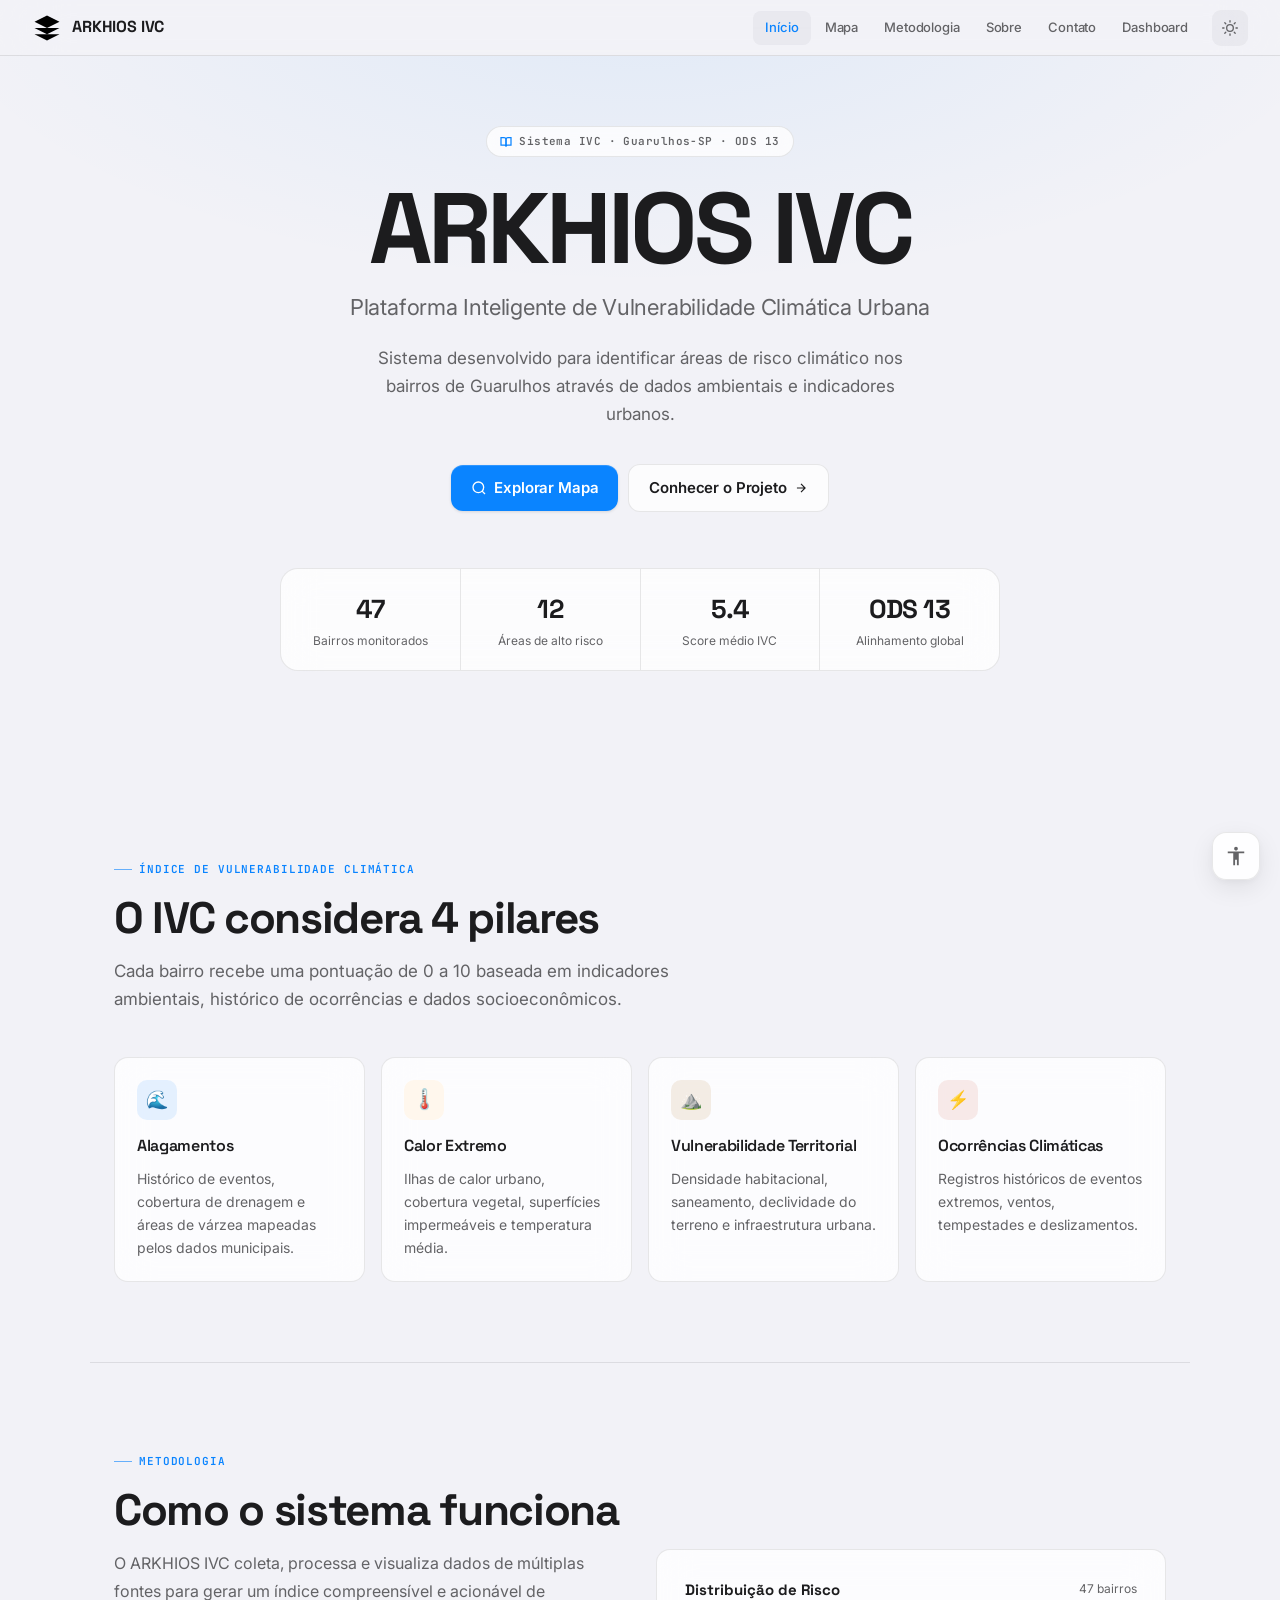
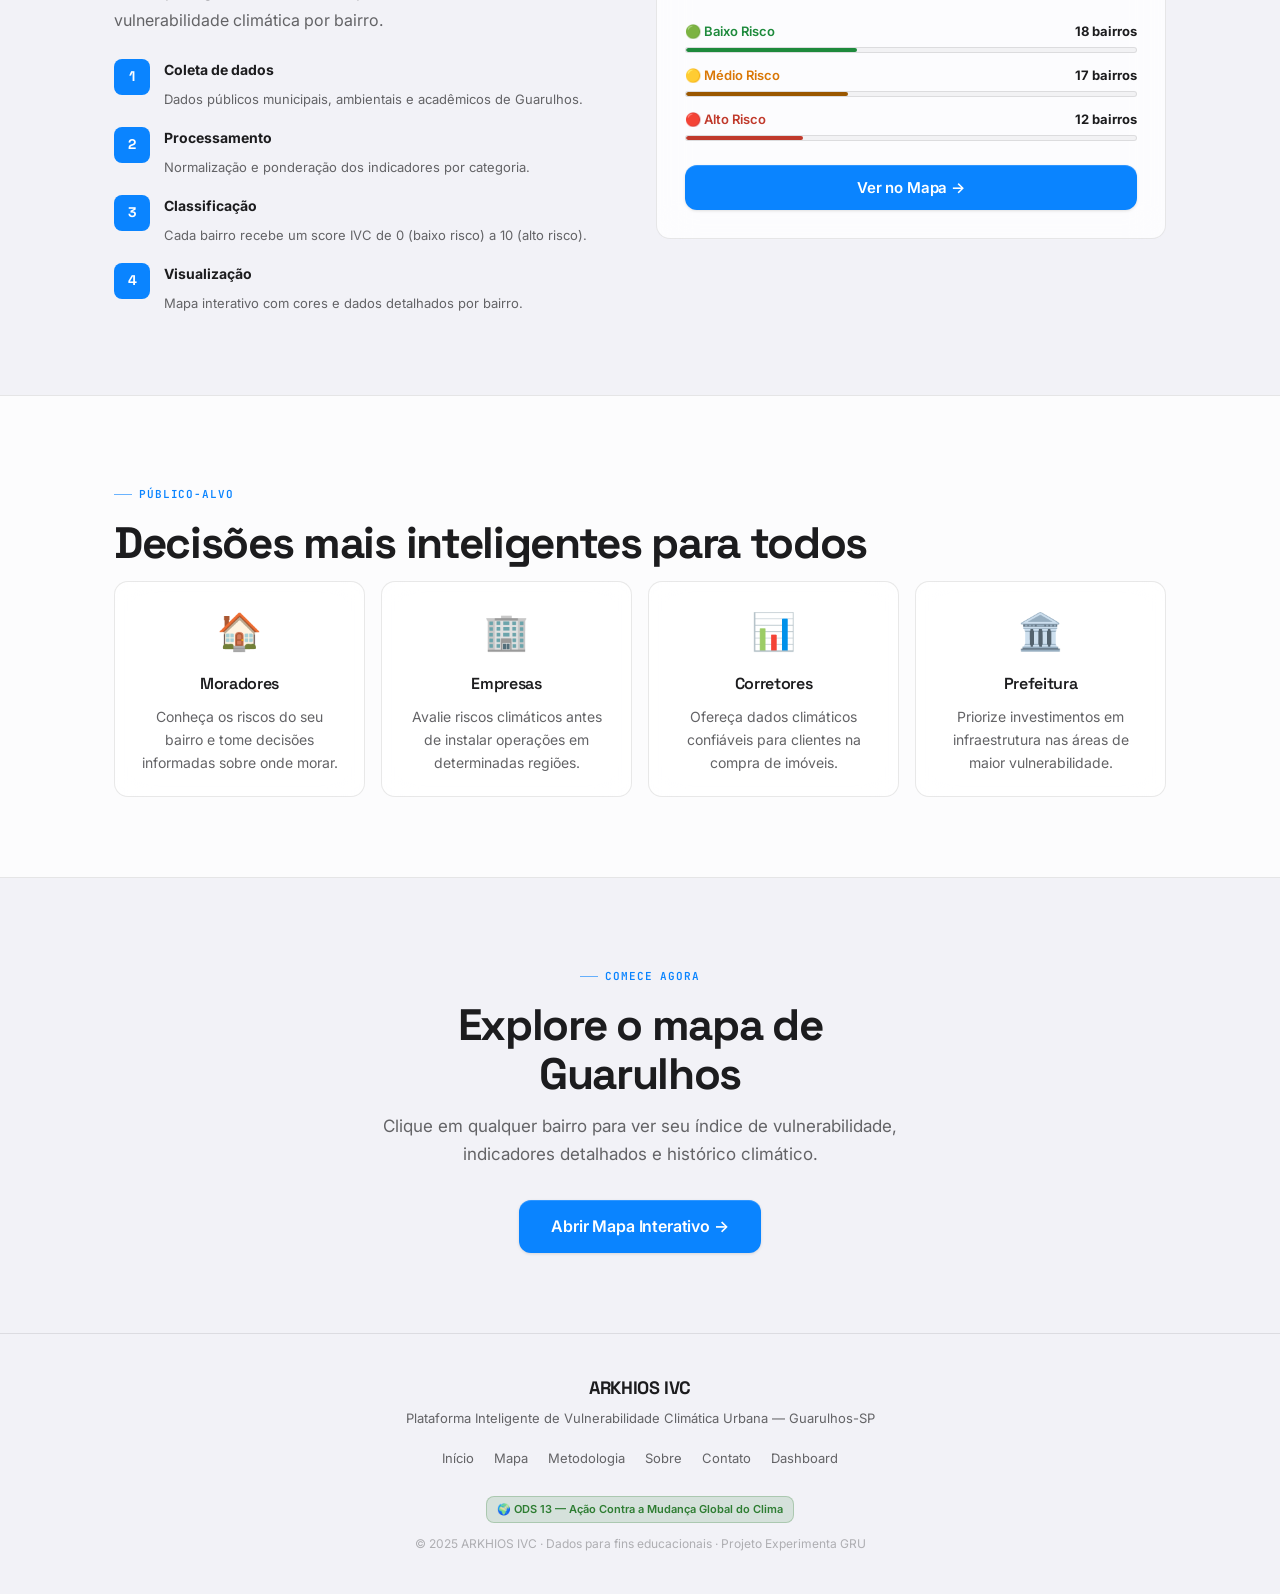
<file: arkhios-ivc.html>
﻿<!DOCTYPE html>
<html lang="pt-BR">
<head>
<meta charset="UTF-8">
<meta name="viewport" content="width=device-width, initial-scale=1.0">
<title>ARKHIOS IVC — Plataforma de Vulnerabilidade Climática Urbana</title>
<link rel="stylesheet" href="style.css">
</head>
<body>

<!-- Loading -->
<div id="loading">
  <div class="loading-logo">ARKHIOS IVC</div>
  <div class="loading-bar"><div class="loading-progress"></div></div>
  <p style="font-size:13px;color:var(--text-muted)">Carregando plataforma...</p>
</div>

<!-- NAV -->
<nav id="navbar">
  <div class="nav-logo">
    <div class="nav-logo-icon">
      <svg viewBox="0 0 24 24"><path d="M12 2L2 7l10 5 10-5-10-5zM2 17l10 5 10-5M2 12l10 5 10-5"/></svg>
    </div>
    ARKHIOS IVC
  </div>
  <div class="nav-links">
    <a href="#" class="active" onclick="showPage('home',this)">Início</a>
    <a href="#" onclick="showPage('mapa',this)">Mapa</a>
    <a href="#" onclick="showPage('metodologia',this)">Metodologia</a>
    <a href="#" onclick="showPage('sobre',this)">Sobre</a>
    <a href="#" onclick="showPage('contato',this)">Contato</a>
    <a href="#" onclick="showPage('dashboard',this)">Dashboard</a>
  </div>
  <div class="nav-actions">
    <button class="btn-theme" onclick="toggleTheme()" aria-label="Alternar tema" title="Alternar tema">
      <svg id="theme-icon" width="16" height="16" viewBox="0 0 24 24" fill="none" stroke="currentColor" stroke-width="2" stroke-linecap="round" stroke-linejoin="round">
        <circle cx="12" cy="12" r="5"/><path d="M12 1v2M12 21v2M4.22 4.22l1.42 1.42M18.36 18.36l1.42 1.42M1 12h2M21 12h2M4.22 19.78l1.42-1.42M18.36 5.64l1.42-1.42"/>
      </svg>
    </button>
    <button class="hamburger" id="hamburger" onclick="toggleMenu()" aria-label="Menu">
      <span></span><span></span><span></span>
    </button>
  </div>
</nav>

<div class="mobile-menu" id="mobile-menu">
  <a href="#" class="active" onclick="showPage('home',this);toggleMenu()">Início</a>
  <a href="#" onclick="showPage('mapa',this);toggleMenu()">Mapa</a>
  <a href="#" onclick="showPage('metodologia',this);toggleMenu()">Metodologia</a>
  <a href="#" onclick="showPage('sobre',this);toggleMenu()">Sobre</a>
  <a href="#" onclick="showPage('contato',this);toggleMenu()">Contato</a>
  <a href="#" onclick="showPage('dashboard',this);toggleMenu()">Dashboard</a>
</div>

<!-- ===== HOME PAGE ===== -->
<div class="page active" id="page-home">
  <!-- Hero -->
  <div class="hero">
    <div class="hero-bg">
      <div class="hero-bg-grid"></div>
      <div class="hero-orb hero-orb-1"></div>
      <div class="hero-orb hero-orb-2"></div>
    </div>
    <div style="position:relative;z-index:1">
      <div class="hero-badge animate-in">
        <svg width="12" height="12" viewBox="0 0 24 24" fill="none" stroke="currentColor" stroke-width="2.5"><path d="M2 3h6a4 4 0 0 1 4 4v14a3 3 0 0 0-3-3H2z"/><path d="M22 3h-6a4 4 0 0 0-4 4v14a3 3 0 0 1 3-3h7z"/></svg>
        Sistema IVC · Guarulhos-SP · ODS 13
      </div>
      <h1 class="hero-title animate-in animate-delay-1">ARKHIOS IVC</h1>
      <p class="hero-subtitle animate-in animate-delay-2">Plataforma Inteligente de Vulnerabilidade Climática Urbana</p>
      <p class="hero-desc animate-in animate-delay-3">Sistema desenvolvido para identificar áreas de risco climático nos bairros de Guarulhos através de dados ambientais e indicadores urbanos.</p>
      <div class="hero-actions animate-in animate-delay-4">
        <button class="btn btn-primary" onclick="showPage('mapa', document.querySelector('.nav-links a:nth-child(2)'))">
          <svg width="16" height="16" viewBox="0 0 24 24" fill="none" stroke="currentColor" stroke-width="2"><circle cx="11" cy="11" r="8"/><path d="m21 21-4.35-4.35"/></svg>
          Explorar Mapa
        </button>
        <button class="btn btn-outline" onclick="showPage('sobre', document.querySelector('.nav-links a:nth-child(5)'))">
          Conhecer o Projeto
          <svg width="14" height="14" viewBox="0 0 24 24" fill="none" stroke="currentColor" stroke-width="2"><path d="M5 12h14M12 5l7 7-7 7"/></svg>
        </button>
      </div>
      <div class="hero-stats animate-in animate-delay-4">
        <div class="hero-stat">
          <div class="hero-stat-num" data-count="47">47</div>
          <div class="hero-stat-label">Bairros monitorados</div>
        </div>
        <div class="hero-stat">
          <div class="hero-stat-num" data-count="12">12</div>
          <div class="hero-stat-label">Áreas de alto risco</div>
        </div>
        <div class="hero-stat">
          <div class="hero-stat-num">5.4</div>
          <div class="hero-stat-label">Score médio IVC</div>
        </div>
        <div class="hero-stat">
          <div class="hero-stat-num">ODS 13</div>
          <div class="hero-stat-label">Alinhamento global</div>
        </div>
      </div>
    </div>
  </div>

  <!-- O que é o IVC -->
  <div class="section">
    <div class="section-label">Índice de Vulnerabilidade Climática</div>
    <h2 class="section-title">O IVC considera 4 pilares</h2>
    <p class="section-desc">Cada bairro recebe uma pontuação de 0 a 10 baseada em indicadores ambientais, histórico de ocorrências e dados socioeconômicos.</p>
    <div class="grid-4">
      <div class="card">
        <div class="card-icon card-icon-blue">🌊</div>
        <div class="card-title">Alagamentos</div>
        <div class="card-desc">Histórico de eventos, cobertura de drenagem e áreas de várzea mapeadas pelos dados municipais.</div>
      </div>
      <div class="card">
        <div class="card-icon" style="background:#FFF7ED;color:#C2410C;font-size:20px">🌡️</div>
        <div class="card-title">Calor Extremo</div>
        <div class="card-desc">Ilhas de calor urbano, cobertura vegetal, superfícies impermeáveis e temperatura média.</div>
      </div>
      <div class="card">
        <div class="card-icon card-icon-yellow">⛰️</div>
        <div class="card-title">Vulnerabilidade Territorial</div>
        <div class="card-desc">Densidade habitacional, saneamento, declividade do terreno e infraestrutura urbana.</div>
      </div>
      <div class="card">
        <div class="card-icon card-icon-red">⚡</div>
        <div class="card-title">Ocorrências Climáticas</div>
        <div class="card-desc">Registros históricos de eventos extremos, ventos, tempestades e deslizamentos.</div>
      </div>
    </div>
  </div>

  <div class="section-divider"></div>

  <!-- Como funciona -->
  <div class="section">
    <div class="section-label">Metodologia</div>
    <h2 class="section-title">Como o sistema funciona</h2>
    <div class="grid-2" style="gap:32px;align-items:start">
      <div>
        <p style="font-size:16px;color:var(--text-muted);line-height:1.8;margin-bottom:24px">O ARKHIOS IVC coleta, processa e visualiza dados de múltiplas fontes para gerar um índice compreensível e acionável de vulnerabilidade climática por bairro.</p>
        <div style="display:flex;flex-direction:column;gap:16px">
          <div style="display:flex;gap:14px;align-items:start">
            <div style="width:36px;height:36px;border-radius:8px;background:var(--accent);color:white;display:flex;align-items:center;justify-content:center;font-weight:700;font-family:var(--font-display);flex-shrink:0;font-size:14px">1</div>
            <div><strong style="display:block;font-size:14px;margin-bottom:4px">Coleta de dados</strong><span style="font-size:13px;color:var(--text-muted)">Dados públicos municipais, ambientais e acadêmicos de Guarulhos.</span></div>
          </div>
          <div style="display:flex;gap:14px;align-items:start">
            <div style="width:36px;height:36px;border-radius:8px;background:var(--accent);color:white;display:flex;align-items:center;justify-content:center;font-weight:700;font-family:var(--font-display);flex-shrink:0;font-size:14px">2</div>
            <div><strong style="display:block;font-size:14px;margin-bottom:4px">Processamento</strong><span style="font-size:13px;color:var(--text-muted)">Normalização e ponderação dos indicadores por categoria.</span></div>
          </div>
          <div style="display:flex;gap:14px;align-items:start">
            <div style="width:36px;height:36px;border-radius:8px;background:var(--accent);color:white;display:flex;align-items:center;justify-content:center;font-weight:700;font-family:var(--font-display);flex-shrink:0;font-size:14px">3</div>
            <div><strong style="display:block;font-size:14px;margin-bottom:4px">Classificação</strong><span style="font-size:13px;color:var(--text-muted)">Cada bairro recebe um score IVC de 0 (baixo risco) a 10 (alto risco).</span></div>
          </div>
          <div style="display:flex;gap:14px;align-items:start">
            <div style="width:36px;height:36px;border-radius:8px;background:var(--accent);color:white;display:flex;align-items:center;justify-content:center;font-weight:700;font-family:var(--font-display);flex-shrink:0;font-size:14px">4</div>
            <div><strong style="display:block;font-size:14px;margin-bottom:4px">Visualização</strong><span style="font-size:13px;color:var(--text-muted)">Mapa interativo com cores e dados detalhados por bairro.</span></div>
          </div>
        </div>
      </div>
      <div>
        <div class="card" style="background:var(--surface);padding:28px">
          <div style="display:flex;justify-content:space-between;align-items:center;margin-bottom:20px">
            <span style="font-family:var(--font-display);font-size:15px;font-weight:700">Distribuição de Risco</span>
            <span style="font-size:12px;color:var(--text-muted)">47 bairros</span>
          </div>
          <div style="display:flex;flex-direction:column;gap:12px">
            <div>
              <div style="display:flex;justify-content:space-between;margin-bottom:6px">
                <span style="font-size:13px;font-weight:600;color:var(--success)">🟢 Baixo Risco</span>
                <span style="font-size:13px;font-weight:700;color:var(--text)">18 bairros</span>
              </div>
              <div class="progress-track"><div class="progress-fill progress-low" style="width:38%"></div></div>
            </div>
            <div>
              <div style="display:flex;justify-content:space-between;margin-bottom:6px">
                <span style="font-size:13px;font-weight:600;color:#D97706">🟡 Médio Risco</span>
                <span style="font-size:13px;font-weight:700;color:var(--text)">17 bairros</span>
              </div>
              <div class="progress-track"><div class="progress-fill progress-med" style="width:36%"></div></div>
            </div>
            <div>
              <div style="display:flex;justify-content:space-between;margin-bottom:6px">
                <span style="font-size:13px;font-weight:600;color:var(--danger)">🔴 Alto Risco</span>
                <span style="font-size:13px;font-weight:700;color:var(--text)">12 bairros</span>
              </div>
              <div class="progress-track"><div class="progress-fill progress-high" style="width:26%"></div></div>
            </div>
          </div>
          <button class="btn btn-primary" style="width:100%;margin-top:24px;justify-content:center" onclick="showPage('mapa',null)">
            Ver no Mapa →
          </button>
        </div>
      </div>
    </div>
  </div>

  <!-- Quem usa -->
  <div style="background:var(--surface);border-top:1px solid var(--border);border-bottom:1px solid var(--border)">
    <div class="section">
      <div class="section-label">Público-Alvo</div>
      <h2 class="section-title">Decisões mais inteligentes para todos</h2>
      <div class="grid-4">
        <div class="card" style="text-align:center">
          <div style="font-size:36px;margin-bottom:12px">🏠</div>
          <div class="card-title">Moradores</div>
          <div class="card-desc">Conheça os riscos do seu bairro e tome decisões informadas sobre onde morar.</div>
        </div>
        <div class="card" style="text-align:center">
          <div style="font-size:36px;margin-bottom:12px">🏢</div>
          <div class="card-title">Empresas</div>
          <div class="card-desc">Avalie riscos climáticos antes de instalar operações em determinadas regiões.</div>
        </div>
        <div class="card" style="text-align:center">
          <div style="font-size:36px;margin-bottom:12px">📊</div>
          <div class="card-title">Corretores</div>
          <div class="card-desc">Ofereça dados climáticos confiáveis para clientes na compra de imóveis.</div>
        </div>
        <div class="card" style="text-align:center">
          <div style="font-size:36px;margin-bottom:12px">🏛️</div>
          <div class="card-title">Prefeitura</div>
          <div class="card-desc">Priorize investimentos em infraestrutura nas áreas de maior vulnerabilidade.</div>
        </div>
      </div>
    </div>
  </div>

  <!-- CTA -->
  <div class="section" style="text-align:center;max-width:600px">
    <div class="section-label">Comece agora</div>
    <h2 class="section-title">Explore o mapa de Guarulhos</h2>
    <p class="section-desc" style="margin:0 auto 32px">Clique em qualquer bairro para ver seu índice de vulnerabilidade, indicadores detalhados e histórico climático.</p>
    <button class="btn btn-primary" onclick="showPage('mapa',null)" style="font-size:16px;padding:14px 32px">
      Abrir Mapa Interativo →
    </button>
  </div>

  <footer>
    <div class="footer-logo">ARKHIOS IVC</div>
    <div class="footer-sub">Plataforma Inteligente de Vulnerabilidade Climática Urbana — Guarulhos-SP</div>
    <div class="footer-links">
      <a href="#" onclick="showPage('home',null)">Início</a>
      <a href="#" onclick="showPage('mapa',null)">Mapa</a>
      <a href="#" onclick="showPage('metodologia',null)">Metodologia</a>
      <a href="#" onclick="showPage('sobre',null)">Sobre</a>
      <a href="#" onclick="showPage('contato',null)">Contato</a>
      <a href="#" onclick="showPage('dashboard',null)">Dashboard</a>
    </div>
    <div class="ods-tag">🌍 ODS 13 — Ação Contra a Mudança Global do Clima</div>
    <div class="footer-copy" style="margin-top:12px">© 2025 ARKHIOS IVC · Dados para fins educacionais · Projeto Experimenta GRU</div>
  </footer>
</div>

<!-- ===== MAPA PAGE ===== -->
<div class="page" id="page-mapa">
  <div class="map-layout">
    <!-- Sidebar -->
    <div class="map-sidebar">
      <div class="sidebar-header">
        <div class="sidebar-title">Bairros de Guarulhos</div>
        <div class="search-box">
          <span class="search-icon">
            <svg width="14" height="14" viewBox="0 0 24 24" fill="none" stroke="currentColor" stroke-width="2"><circle cx="11" cy="11" r="8"/><path d="m21 21-4.35-4.35"/></svg>
          </span>
          <input type="text" id="search-bairros" placeholder="Buscar bairro..." oninput="filterBairros()">
        </div>
        <div class="filter-row">
          <button class="filter-btn active" data-filter="all" onclick="setFilter('all',this)">Todos</button>
          <button class="filter-btn f-low" data-filter="low" onclick="setFilter('low',this)">🟢 Baixo</button>
          <button class="filter-btn f-med" data-filter="med" onclick="setFilter('med',this)">🟡 Médio</button>
          <button class="filter-btn f-high" data-filter="high" onclick="setFilter('high',this)">🔴 Alto</button>
        </div>
      </div>
      <div class="bairro-list" id="bairro-list"></div>
    </div>
    <!-- Map -->
<div class="map-container" id="map-container">
  <div class="map-tooltip" id="map-tooltip">
    <div class="tooltip-name" id="tt-name">Bairro</div>
    <div class="tooltip-score" id="tt-score">IVC Score: --</div>
    <div id="tt-badge" class="tooltip-badge">--</div>
  </div>

  <svg class="map-svg" id="guarulhos-map" viewBox="0 0 990 990" xmlns="http://www.w3.org/2000/svg" role="img" aria-label="Mapa dos bairros administrativos de Guarulhos com pontos de risco IVC">
    
    <rect class="map-backdrop" width="990" height="990"/>

    <image
      class="map-reference-image"
      href="mapa_guarulhos.png"
      x="0"
      y="0"
      width="990"
      height="990"
      preserveAspectRatio="xMidYMid meet"
    />

    <g id="map-district-overlay" aria-hidden="true"></g>
    <g id="svg-bairros"></g>

    <text class="map-credit" x="28" y="956">
      Base: bairros administrativos de Guarulhos
    </text>

  </svg>

  <div class="map-legend">
    <div class="legend-title">Classificação IVC</div>

    <div class="legend-item">
      <div class="risk-dot risk-low"></div>
      Baixo risco (0–3.9)
    </div>

    <div class="legend-item">
      <div class="risk-dot risk-med"></div>
      Médio risco (4.0–6.9)
    </div>

    <div class="legend-item">
      <div class="risk-dot risk-high"></div>
      Alto risco (7.0–10)
    </div>
  </div>
</div>
  </div><!-- end map-layout -->
</div><!-- end page-mapa -->

<!-- ===== BAIRRO PAGE ===== -->
<div class="page" id="page-bairro">
  <div class="bairro-hero" id="bairro-hero-content">
    <div style="max-width:1200px;margin:0 auto">
      <button class="back-btn" onclick="showPage('mapa',null)">
        ← Voltar ao Mapa
      </button>
      <div style="display:grid;grid-template-columns:auto 1fr;gap:40px;align-items:start">
        <div>
          <div class="bairro-score-big" id="bairro-score-display">7.8</div>
          <div style="font-size:12px;font-weight:600;color:var(--text-muted);text-transform:uppercase;letter-spacing:0.06em;margin-top:4px">Score IVC</div>
        </div>
        <div>
          <div id="bairro-badge-display" class="badge-pill badge-high" style="margin-bottom:12px">🔴 Alto Risco</div>
          <h1 id="bairro-name-display" style="font-family:var(--font-display);font-size:clamp(24px,5vw,40px);font-weight:700;color:var(--text);margin-bottom:8px">Pimentas</h1>
          <p id="bairro-desc-display" style="font-size:15px;color:var(--text-muted);max-width:600px;line-height:1.7">Bairro localizado na zona leste de Guarulhos com histórico significativo de alagamentos e pressão urbana intensa.</p>
        </div>
      </div>
    </div>
  </div>
  <div class="section">
    <div style="max-width:1200px;margin:0 auto">
      <div class="grid-2" style="gap:32px;align-items:start">
        <div>
          <h2 style="font-family:var(--font-display);font-size:20px;font-weight:700;margin-bottom:24px">Indicadores de Risco</h2>
          <div id="bairro-indicators"></div>
        </div>
        <div>
          <h2 style="font-family:var(--font-display);font-size:20px;font-weight:700;margin-bottom:24px">Histórico Climático</h2>
          <div class="card" style="margin-bottom:16px">
            <div id="bairro-historico" style="display:flex;flex-direction:column;gap:12px"></div>
          </div>
          <div class="card">
            <h3 style="font-family:var(--font-display);font-size:15px;font-weight:600;margin-bottom:12px">Dados Gerais</h3>
            <div id="bairro-dados" style="display:flex;flex-direction:column;gap:10px;font-size:14px;color:var(--text-muted)"></div>
          </div>
        </div>
      </div>
    </div>
  </div>
  <footer>
    <div class="footer-logo">ARKHIOS IVC</div>
    <div class="footer-sub">Dados para fins educacionais · 2025</div>
    <div class="footer-copy" style="margin-top:8px">© 2025 ARKHIOS IVC</div>
  </footer>
</div>

<!-- ===== METODOLOGIA PAGE ===== -->
<div class="page" id="page-metodologia">
  <div class="section">
    <div class="section-label">Como calculamos</div>
    <h1 class="section-title">Metodologia do IVC</h1>
    <p class="section-desc">O Índice de Vulnerabilidade Climática é calculado com base em quatro dimensões principais, ponderadas de acordo com sua relevância para o contexto urbano de Guarulhos.</p>
  </div>
  <div class="section-divider"></div>
  <div class="section">
    <div class="grid-2" style="gap:60px;align-items:start">
      <div>
        <h2 style="font-family:var(--font-display);font-size:22px;font-weight:700;margin-bottom:32px">Fórmula do IVC</h2>
        <div style="background:var(--surface);border:1.5px solid var(--accent);border-radius:var(--radius-lg);padding:24px;margin-bottom:32px">
          <div style="font-family:monospace;font-size:15px;color:var(--text);line-height:2">
            <div style="color:var(--text-muted);font-size:12px;margin-bottom:8px;font-family:var(--font-body)">IVC = soma ponderada dos indicadores</div>
            IVC = (0.30 × <span style="color:var(--accent)">A</span>) + (0.25 × <span style="color:#EA580C">C</span>) +<br>
            &nbsp;&nbsp;&nbsp;&nbsp;&nbsp;&nbsp;(0.25 × <span style="color:var(--warning)">V</span>) + (0.20 × <span style="color:var(--danger)">O</span>)
          </div>
          <div style="margin-top:16px;padding-top:16px;border-top:1px solid var(--border);display:grid;grid-template-columns:1fr 1fr;gap:8px;font-size:13px">
            <div><span style="color:var(--accent);font-weight:700">A</span> = Alagamento (30%)</div>
            <div><span style="color:#EA580C;font-weight:700">C</span> = Calor (25%)</div>
            <div><span style="color:var(--warning);font-weight:700">V</span> = Vuln. Territorial (25%)</div>
            <div><span style="color:var(--danger);font-weight:700">O</span> = Ocorrências (20%)</div>
          </div>
        </div>
        <div class="steps-timeline">
          <div class="step-item">
            <div class="step-num">1</div>
            <div class="step-title">Coleta de Dados</div>
            <div class="step-desc">Dados são coletados de fontes públicas municipais, relatórios da Defesa Civil, IBGE e dados acadêmicos sobre Guarulhos.</div>
          </div>
          <div class="step-item">
            <div class="step-num">2</div>
            <div class="step-title">Normalização</div>
            <div class="step-desc">Cada indicador é normalizado em uma escala de 0 a 10, considerando valores mínimos e máximos da região.</div>
          </div>
          <div class="step-item">
            <div class="step-num">3</div>
            <div class="step-title">Ponderação</div>
            <div class="step-desc">Os pesos são definidos com base na literatura científica e na relevância histórica de cada fator para o município.</div>
          </div>
          <div class="step-item">
            <div class="step-num">4</div>
            <div class="step-title">Classificação</div>
            <div class="step-desc">Score 0–3.9 = Baixo, 4.0–6.9 = Médio, 7.0–10 = Alto risco climático.</div>
          </div>
          <div class="step-item">
            <div class="step-num">5</div>
            <div class="step-title">Atualização</div>
            <div class="step-desc">Os dados são revisados periodicamente com novas ocorrências e atualizações das fontes.</div>
          </div>
        </div>
      </div>
      <div>
        <h2 style="font-family:var(--font-display);font-size:22px;font-weight:700;margin-bottom:24px">Fontes de Dados</h2>
        <div class="source-grid" style="grid-template-columns:1fr">
          <div class="source-item">
            <strong>Prefeitura de Guarulhos</strong>
            Mapas de drenagem, áreas de risco, histórico de atendimentos da Defesa Civil.
          </div>
          <div class="source-item">
            <strong>IBGE — Instituto Brasileiro de Geografia e Estatística</strong>
            Dados demográficos, uso do solo, saneamento básico e densidade populacional.
          </div>
          <div class="source-item">
            <strong>INMET — Instituto Nacional de Meteorologia</strong>
            Séries históricas de temperatura, precipitação e eventos climáticos extremos.
          </div>
          <div class="source-item">
            <strong>Defesa Civil do Estado de SP</strong>
            Registros de deslizamentos, alagamentos e ocorrências por região.
          </div>
          <div class="source-item">
            <strong>Dados Acadêmicos e Simulados</strong>
            Indicadores complementares utilizados para fins educacionais neste projeto.
          </div>
        </div>
        <div style="margin-top:24px;padding:16px;background:var(--warning-soft);border:1px solid rgba(250,204,21,0.3);border-radius:var(--radius-md)">
          <div style="font-size:13px;font-weight:600;color:#B45309;margin-bottom:4px">⚠️ Aviso Importante</div>
          <div style="font-size:13px;color:#92400E;line-height:1.6">Este sistema foi desenvolvido para fins educacionais como parte do Projeto Experimenta GRU. Os dados incluem informações simuladas e não substituem análises técnicas oficiais.</div>
        </div>
        <div class="card" style="margin-top:20px">
          <h3 style="font-family:var(--font-display);font-size:15px;font-weight:600;margin-bottom:16px">Pesos por Categoria</h3>
          <div style="display:flex;flex-direction:column;gap:12px">
            <div>
              <div style="display:flex;justify-content:space-between;margin-bottom:4px"><span style="font-size:13px;font-weight:600">Alagamento</span><span style="font-size:13px;color:var(--accent);font-weight:700">30%</span></div>
              <div class="progress-track"><div class="progress-fill" style="width:30%;background:var(--accent)"></div></div>
            </div>
            <div>
              <div style="display:flex;justify-content:space-between;margin-bottom:4px"><span style="font-size:13px;font-weight:600">Calor Extremo</span><span style="font-size:13px;color:#EA580C;font-weight:700">25%</span></div>
              <div class="progress-track"><div class="progress-fill" style="width:25%;background:#EA580C"></div></div>
            </div>
            <div>
              <div style="display:flex;justify-content:space-between;margin-bottom:4px"><span style="font-size:13px;font-weight:600">Vulnerabilidade Territorial</span><span style="font-size:13px;color:#D97706;font-weight:700">25%</span></div>
              <div class="progress-track"><div class="progress-fill" style="width:25%;background:var(--warning)"></div></div>
            </div>
            <div>
              <div style="display:flex;justify-content:space-between;margin-bottom:4px"><span style="font-size:13px;font-weight:600">Ocorrências Climáticas</span><span style="font-size:13px;color:var(--danger);font-weight:700">20%</span></div>
              <div class="progress-track"><div class="progress-fill" style="width:20%;background:var(--danger)"></div></div>
            </div>
          </div>
        </div>
      </div>
    </div>
  </div>
  <footer>
    <div class="footer-logo">ARKHIOS IVC</div>
    <div class="footer-sub">Metodologia científica aplicada ao contexto urbano</div>
    <div class="footer-copy" style="margin-top:8px">© 2025 ARKHIOS IVC · Dados para fins educacionais</div>
  </footer>
</div>

<!-- ===== SOBRE PAGE ===== -->
<div class="page" id="page-sobre">
  <div class="section">
    <div class="about-hero">
      <div style="font-size:11px;font-weight:700;letter-spacing:0.1em;text-transform:uppercase;opacity:0.7;margin-bottom:12px">Sobre o Projeto</div>
      <h2>O que é o ARKHIOS IVC?</h2>
      <p>Uma plataforma tecnológica de monitoramento climático urbano desenvolvida para identificar, classificar e visualizar áreas de vulnerabilidade nos bairros de Guarulhos-SP.</p>
    </div>
    <div class="grid-2" style="gap:40px;align-items:start;margin-bottom:48px">
      <div>
        <div class="section-label" style="margin-bottom:12px">Nossa Missão</div>
        <h2 style="font-family:var(--font-display);font-size:24px;font-weight:700;margin-bottom:16px;color:var(--text)">Inteligência climática para cidades mais resilientes</h2>
        <p style="font-size:15px;color:var(--text-muted);line-height:1.8;margin-bottom:16px">O ARKHIOS IVC nasce da necessidade de democratizar o acesso a informações climáticas confiáveis e traduzir dados complexos em ferramentas práticas para tomada de decisão.</p>
        <p style="font-size:15px;color:var(--text-muted);line-height:1.8">Com base nos Objetivos de Desenvolvimento Sustentável da ONU, especificamente o ODS 13, a plataforma contribui para a ação climática local com foco em adaptação e redução de riscos.</p>
      </div>
      <div class="ods-card">
        <div class="ods-badge">ODS<br>13</div>
        <div>
          <h3 style="font-family:var(--font-display);font-size:17px;font-weight:700;margin-bottom:8px">ODS 13 — Ação Contra a Mudança Global do Clima</h3>
          <p style="font-size:14px;color:var(--text-muted);line-height:1.6;margin-bottom:12px">Tomar medidas urgentes para combater a mudança climática e seus impactos, fortalecendo a capacidade adaptativa e reduzindo vulnerabilidades.</p>
          <div style="display:flex;flex-direction:column;gap:6px">
            <div style="font-size:13px;color:var(--text-muted);display:flex;gap:8px"><span style="color:var(--success)">✓</span>Identificação de áreas vulneráveis</div>
            <div style="font-size:13px;color:var(--text-muted);display:flex;gap:8px"><span style="color:var(--success)">✓</span>Educação e conscientização climática</div>
            <div style="font-size:13px;color:var(--text-muted);display:flex;gap:8px"><span style="color:var(--success)">✓</span>Suporte à gestão pública local</div>
          </div>
        </div>
      </div>
    </div>
    <div class="section-divider"></div>
    <div style="padding-top:48px">
      <div class="section-label" style="margin-bottom:12px">Benefícios por Público</div>
      <h2 style="font-family:var(--font-display);font-size:24px;font-weight:700;margin-bottom:32px">Quem se beneficia do ARKHIOS IVC?</h2>
      <div class="beneficiarios-grid">
        <div class="beneficiario-card">
          <div class="beneficiario-icon">🏠</div>
          <div class="beneficiario-title">Moradores</div>
          <div class="beneficiario-desc">Acesso a informações sobre riscos climáticos do bairro antes de alugar ou comprar um imóvel. Conhecimento para se preparar para eventos extremos.</div>
        </div>
        <div class="beneficiario-card">
          <div class="beneficiario-icon">🏢</div>
          <div class="beneficiario-title">Corretores Imobiliários</div>
          <div class="beneficiario-desc">Dados climáticos para fundamentar avaliações de imóveis, aumentar a transparência nas transações e orientar compradores com mais precisão.</div>
        </div>
        <div class="beneficiario-card">
          <div class="beneficiario-icon">💼</div>
          <div class="beneficiario-title">Investidores</div>
          <div class="beneficiario-desc">Análise de risco climático para investimentos imobiliários e empresariais, reduzindo exposição a áreas de alta vulnerabilidade.</div>
        </div>
        <div class="beneficiario-card">
          <div class="beneficiario-icon">🏭</div>
          <div class="beneficiario-title">Empresas</div>
          <div class="beneficiario-desc">Planejamento de instalações considerando riscos de alagamento, interrupções logísticas e impactos de eventos climáticos extremos.</div>
        </div>
        <div class="beneficiario-card">
          <div class="beneficiario-icon">🏛️</div>
          <div class="beneficiario-title">Prefeitura</div>
          <div class="beneficiario-desc">Base de dados para priorizar investimentos em obras de drenagem, contenção de encostas e infraestrutura de adaptação climática.</div>
        </div>
        <div class="beneficiario-card">
          <div class="beneficiario-icon">🎓</div>
          <div class="beneficiario-title">Pesquisadores</div>
          <div class="beneficiario-desc">Plataforma de visualização e análise de dados para estudos sobre vulnerabilidade climática urbana e efetividade de políticas públicas.</div>
        </div>
      </div>
    </div>
  </div>
  <footer>
    <div class="footer-logo">ARKHIOS IVC</div>
    <div class="footer-sub">Desenvolvido para TCC dos DIVOS DE DS</div>
    <div class="ods-tag">🌍 ODS 13 — Ação Contra a Mudança Global do Clima</div>
    <div class="footer-copy" style="margin-top:12px">© 2025 ARKHIOS IVC · Todos os direitos reservados</div>
  </footer>
</div>

<!-- ===== CONTATO PAGE ===== -->
<div class="page" id="page-contato">
  <div class="section">
    <div class="section-label">Fale Conosco</div>
    <h1 class="section-title">Entre em Contato</h1>
    <p class="section-desc">Tem dúvidas, sugestões ou quer contribuir com o projeto? Entre em contato com nossa equipe.</p>
    <div class="contact-layout">
      <div>
        <div class="form-group">
          <label class="form-label">Nome completo</label>
          <input type="text" class="form-input" id="contact-name" placeholder="Seu nome">
        </div>
        <div class="form-group">
          <label class="form-label">E-mail</label>
          <input type="email" class="form-input" id="contact-email" placeholder="seu@email.com">
        </div>
        <div class="form-group">
          <label class="form-label">Assunto</label>
          <select class="form-input" id="contact-subject">
            <option value="">Selecione um assunto</option>
            <option>Dúvida sobre metodologia</option>
            <option>Sugestão de melhoria</option>
            <option>Parceria institucional</option>
            <option>Dados incorretos</option>
            <option>Outro</option>
          </select>
        </div>
        <div class="form-group">
          <label class="form-label">Mensagem</label>
          <textarea class="form-input" id="contact-message" placeholder="Escreva sua mensagem aqui..."></textarea>
        </div>
        <button class="btn btn-primary" onclick="submitForm()" style="width:100%;justify-content:center">
          Enviar Mensagem →
        </button>
        <div class="form-feedback" id="form-feedback">
          <span>✅</span> Mensagem enviada com sucesso! Retornaremos em breve.
        </div>
      </div>
      <div class="contact-info">
        <div style="font-family:var(--font-display);font-size:18px;font-weight:700;margin-bottom:16px">Informações de Contato</div>
        <div class="contact-info-item">
          <div class="contact-info-icon">📍</div>
          <div class="contact-info-text">
            <strong>Localização</strong>
            Guarulhos — São Paulo, Brasil
          </div>
        </div>
        <div class="contact-info-item">
          <div class="contact-info-icon">🎓</div>
          <div class="contact-info-text">
            <strong>Projeto</strong>
            Experimenta GRU 2025
          </div>
        </div>
        <div class="contact-info-item">
          <div class="contact-info-icon">🌍</div>
          <div class="contact-info-text">
            <strong>Alinhamento</strong>
            ODS 13 — Ação Climática
          </div>
        </div>
        <div style="margin-top:8px;padding:20px;background:var(--accent-soft);border:1px solid rgba(37,99,235,0.15);border-radius:var(--radius-lg)">
          <div style="font-size:14px;font-weight:600;color:var(--accent);margin-bottom:8px">💡 Sobre o ARKHIOS IVC</div>
          <div style="font-size:13px;color:var(--text-muted);line-height:1.6">Este é um projeto educacional desenvolvido para demonstrar o uso de tecnologia na análise de vulnerabilidade climática urbana. Os dados são parcialmente simulados.</div>
        </div>
      </div>
    </div>
  </div>
  <footer>
    <div class="footer-logo">ARKHIOS IVC</div>
    <div class="footer-sub">Guarulhos-SP · Projeto Experimenta GRU</div>
    <div class="footer-copy" style="margin-top:8px">© 2025 ARKHIOS IVC</div>
  </footer>
</div>

<!-- ===== DASHBOARD PAGE ===== -->
<div class="page" id="page-dashboard">
  <div class="section">
    <div style="display:flex;align-items:start;justify-content:space-between;flex-wrap:wrap;gap:16px;margin-bottom:32px">
      <div>
        <div class="section-label">Painel Administrativo</div>
        <h1 style="font-family:var(--font-display);font-size:clamp(22px,4vw,32px);font-weight:700;color:var(--text)">Dashboard ARKHIOS IVC</h1>
        <p style="font-size:14px;color:var(--text-muted);margin-top:4px">Última atualização: Junho 2025 · Dados simulados para fins educacionais</p>
      </div>
      <div style="display:flex;gap:8px;align-items:center">
        <div style="width:8px;height:8px;border-radius:50%;background:var(--success);animation:pulse 2s infinite"></div>
        <span style="font-size:13px;color:var(--text-muted)">Sistema ativo</span>
      </div>
    </div>
    <div class="stat-grid">
      <div class="stat-card">
        <div class="stat-label">Bairros Monitorados</div>
        <div class="stat-value" id="count-bairros">0</div>
        <div class="stat-change up">↑ 5 este mês</div>
      </div>
      <div class="stat-card">
        <div class="stat-label">Alto Risco</div>
        <div class="stat-value" id="count-alto" style="color:var(--danger)">0</div>
        <div class="stat-change">25.5% do total</div>
      </div>
      <div class="stat-card">
        <div class="stat-label">Score Médio IVC</div>
        <div class="stat-value" id="avg-score">0</div>
        <div class="stat-change down">↓ 0.3 este trimestre</div>
      </div>
      <div class="stat-card">
        <div class="stat-label">Baixo Risco</div>
        <div class="stat-value" id="count-baixo" style="color:var(--success)">0</div>
        <div class="stat-change up">↑ 2 novas áreas</div>
      </div>
    </div>
    <div class="grid-2" style="gap:20px;margin-bottom:20px">
      <div class="chart-container">
        <div class="chart-title">Score IVC por Bairro</div>
        <div class="chart-subtitle">Top 10 bairros com maior vulnerabilidade</div>
        <div class="bar-chart" id="bar-chart"></div>
      </div>
      <div class="chart-container">
        <div class="chart-title">Distribuição de Risco</div>
        <div class="chart-subtitle">Proporção de bairros por classificação</div>
        <div class="donut-section">
          <svg viewBox="0 0 160 160" style="width:160px;height:160px;flex-shrink:0">
            <circle cx="80" cy="80" r="62" fill="none" stroke="var(--danger)" stroke-width="24" stroke-dasharray="98 291" stroke-dashoffset="0"/>
            <circle cx="80" cy="80" r="62" fill="none" stroke="var(--warning)" stroke-width="24" stroke-dasharray="106 291" stroke-dashoffset="-98"/>
            <circle cx="80" cy="80" r="62" fill="none" stroke="var(--success)" stroke-width="24" stroke-dasharray="116 291" stroke-dashoffset="-204"/>
            <text x="80" y="76" text-anchor="middle" font-family="Space Grotesk" font-size="20" font-weight="700" fill="var(--text)">47</text>
            <text x="80" y="94" text-anchor="middle" font-family="DM Sans" font-size="10" fill="var(--text-muted)">bairros</text>
          </svg>
          <div class="donut-legend">
            <div class="donut-item"><div class="donut-dot" style="background:var(--success)"></div><div class="donut-text"><div class="donut-name">Baixo Risco</div><div class="donut-pct">18 bairros · 38%</div></div></div>
            <div class="donut-item"><div class="donut-dot" style="background:var(--warning)"></div><div class="donut-text"><div class="donut-name">Médio Risco</div><div class="donut-pct">17 bairros · 36%</div></div></div>
            <div class="donut-item"><div class="donut-dot" style="background:var(--danger)"></div><div class="donut-text"><div class="donut-name">Alto Risco</div><div class="donut-pct">12 bairros · 26%</div></div></div>
          </div>
        </div>
      </div>
    </div>
    <div class="chart-container">
      <div class="chart-title">Indicadores Médios por Categoria</div>
      <div class="chart-subtitle">Média de todos os bairros monitorados</div>
      <div style="display:flex;flex-direction:column;gap:16px;margin-top:8px">
        <div class="indicator-bar">
          <div class="indicator-label"><span class="indicator-name">🌊 Alagamento</span><span class="indicator-val" style="color:var(--danger)">7.2</span></div>
          <div class="progress-track"><div class="progress-fill progress-high" style="width:72%"></div></div>
          <div class="indicator-desc">Principal fator de risco em Guarulhos — rede de drenagem com capacidade insuficiente</div>
        </div>
        <div class="indicator-bar">
          <div class="indicator-label"><span class="indicator-name">🌡️ Calor Extremo</span><span class="indicator-val" style="color:#D97706">5.9</span></div>
          <div class="progress-track"><div class="progress-fill progress-med" style="width:59%"></div></div>
          <div class="indicator-desc">Ilhas de calor identificadas nas regiões centrais e industriais</div>
        </div>
        <div class="indicator-bar">
          <div class="indicator-label"><span class="indicator-name">⛰️ Vulnerabilidade Territorial</span><span class="indicator-val" style="color:#D97706">5.1</span></div>
          <div class="progress-track"><div class="progress-fill progress-med" style="width:51%"></div></div>
          <div class="indicator-desc">Ocupação em áreas de encosta e margens de córregos</div>
        </div>
        <div class="indicator-bar">
          <div class="indicator-label"><span class="indicator-name">⚡ Ocorrências Climáticas</span><span class="indicator-val" style="color:var(--success)">4.3</span></div>
          <div class="progress-track"><div class="progress-fill progress-low" style="width:43%"></div></div>
          <div class="indicator-desc">Registros de ocorrências climáticas com tendência de redução</div>
        </div>
      </div>
    </div>
  </div>
  <footer>
    <div class="footer-logo">ARKHIOS IVC</div>
    <div class="footer-sub">Painel administrativo · Dados simulados</div>
    <div class="footer-copy" style="margin-top:8px">© 2025 ARKHIOS IVC</div>
  </footer>
</div>
<div class="accessibility-widget" id="a11y-widget">
  <button class="a11y-toggle" onclick="toggleA11yMenu()" aria-label="Menu de Acessibilidade">
    <svg viewBox="0 0 24 24"><path d="M12 2c1.1 0 2 .9 2 2s-.9 2-2 2-2-.9-2-2 .9-2 2-2zm9 7h-6v13h-2v-6h-2v6H9V9H3V7h18v2z"/></svg>
  </button>
  <div class="a11y-menu" id="a11y-menu">
    <button class="a11y-btn" onclick="toggleFontSize()">
      <svg viewBox="0 0 24 24"><path d="M9 4v3h5v12h3V7h5V4H9zm-6 8v3h3v6h3v-6h3v-3H3z"/></svg>
      Aumentar Letra
    </button>
    <button class="a11y-btn" onclick="toggleSpeech()" id="btn-speech">
      <svg viewBox="0 0 24 24"><path d="M3 9v6h4l5 5V4L7 9H3zm13.5 3c0-1.77-1.02-3.29-2.5-4.03v8.05c1.48-.73 2.5-2.25 2.5-4.02zM14 3.23v2.06c2.89.86 5 3.54 5 6.71s-2.11 5.85-5 6.71v2.06c4.01-.91 7-4.49 7-8.77s-2.99-7.86-7-8.77z"/></svg>
      Ler em Voz Alta
    </button>
  </div>
</div>
<script src="script.js" defer></script>
</body>
</html>
</file>
<file: style.css>
/* ── Google Fonts import ─────────────────────────────────── */
@import url('https://fonts.googleapis.com/css2?family=Space+Grotesk:wght@400;500;600;700&family=Inter:wght@300;400;500;600;700&family=JetBrains+Mono:wght@400;600&display=swap');

/* ── Token System ────────────────────────────────────────── */
:root {
  color-scheme: light;

  /* Core palette */
  --blue:       #0A84FF;
  --blue-dim:   #0071D9;
  --amber:      #FF9F0A;
  --green:      #30D158;
  --red:        #FF453A;
  --purple:     #BF5AF2;

  /* Semantic */
  --accent:        var(--blue);
  --accent-hover:  var(--blue-dim);
  --accent-soft:   rgba(10, 132, 255, 0.10);
  --success:       #1E8A3C;
  --success-soft:  rgba(30, 138, 60, 0.10);
  --warning:       #9A5700;
  --warning-soft:  rgba(154, 87, 0, 0.10);
  --danger:        #C0392B;
  --danger-soft:   rgba(192, 57, 43, 0.10);

  /* Surfaces */
  --background:    #F2F2F7;
  --surface:       rgba(255,255,255,0.78);
  --surface-solid: #FFFFFF;
  --surface-2:     rgba(120,120,128,0.08);
  --surface-raised: rgba(255,255,255,0.92);

  /* Borders */
  --border:        rgba(0,0,0,0.09);
  --border-strong: rgba(0,0,0,0.18);
  --border-glow:   rgba(10,132,255,0.45);

  /* Text */
  --text:          #1C1C1E;
  --text-muted:    #636366;
  --text-subtle:   #AEAEB2;

  /* Shadows */
  --shadow-sm:  0 1px 3px rgba(0,0,0,0.06), 0 1px 2px rgba(0,0,0,0.04);
  --shadow-md:  0 8px 24px rgba(0,0,0,0.08), 0 2px 8px rgba(0,0,0,0.04);
  --shadow-lg:  0 24px 60px rgba(0,0,0,0.12), 0 8px 24px rgba(0,0,0,0.06);
  --shadow-glow: 0 0 0 1px var(--border-glow), 0 8px 32px rgba(10,132,255,0.15);

  /* Radii */
  --radius-sm:  10px;
  --radius-md:  14px;
  --radius-lg:  18px;
  --radius-xl:  24px;

  /* Nav */
  --nav-height: 56px;

  /* Fonts */
  --font-display: 'Space Grotesk', -apple-system, BlinkMacSystemFont, sans-serif;
  --font-body:    'Inter', -apple-system, BlinkMacSystemFont, sans-serif;
  --font-mono:    'JetBrains Mono', 'SF Mono', monospace;
}

[data-theme="dark"] {
  color-scheme: dark;

  --accent:        #0A84FF;
  --accent-hover:  #409CFF;
  --accent-soft:   rgba(10,132,255,0.16);
  --success:       #30D158;
  --success-soft:  rgba(48,209,88,0.14);
  --warning:       #FF9F0A;
  --warning-soft:  rgba(255,159,10,0.14);
  --danger:        #FF453A;
  --danger-soft:   rgba(255,69,58,0.14);

  --background:    #000000;
  --surface:       rgba(28,28,30,0.82);
  --surface-solid: #1C1C1E;
  --surface-2:     rgba(255,255,255,0.06);
  --surface-raised: rgba(44,44,46,0.94);

  --border:        rgba(255,255,255,0.10);
  --border-strong: rgba(255,255,255,0.20);
  --border-glow:   rgba(10,132,255,0.50);

  --text:          #F5F5F7;
  --text-muted:    #8E8E93;
  --text-subtle:   #636366;

  --shadow-sm:  0 1px 3px rgba(0,0,0,0.3);
  --shadow-md:  0 8px 24px rgba(0,0,0,0.4);
  --shadow-lg:  0 24px 60px rgba(0,0,0,0.6);
  --shadow-glow: 0 0 0 1px rgba(10,132,255,0.4), 0 8px 32px rgba(10,132,255,0.2);
}

/* ── Reset & Base ────────────────────────────────────────── */
*, *::before, *::after {
  box-sizing: border-box;
  margin: 0;
  padding: 0;
}

html {
  scroll-behavior: smooth;
  font-size: 16px;
}

body {
  min-height: 100vh;
  overflow-x: hidden;
  background: var(--background);
  color: var(--text);
  font-family: var(--font-body);
  font-size: 17px;
  line-height: 1.55;
  -webkit-font-smoothing: antialiased;
  text-rendering: optimizeLegibility;
  transition: background 0.3s ease, color 0.3s ease;
}

h1, h2, h3, h4, h5, h6 {
  font-family: var(--font-display);
  line-height: 1.1;
  letter-spacing: -0.02em;
}

a { color: inherit; text-decoration: none; }
button, input, textarea, select { font: inherit; }
button { border: 0; background: none; cursor: pointer; }
img, svg { max-width: 100%; }

a:focus-visible,
button:focus-visible,
input:focus-visible,
textarea:focus-visible,
select:focus-visible,
.bairro-item:focus-visible,
.bairro-svg-group:focus-visible {
  outline: 2px solid var(--accent);
  outline-offset: 2px;
  border-radius: var(--radius-sm);
}

/* ── Navigation ──────────────────────────────────────────── */
nav {
  position: fixed;
  inset: 0 0 auto;
  z-index: 1000;
  height: var(--nav-height);
  display: flex;
  align-items: center;
  gap: 0;
  padding: 0 clamp(16px, 3vw, 32px);
  border-bottom: 1px solid var(--border);
  background: color-mix(in srgb, var(--background) 85%, transparent);
  backdrop-filter: blur(32px) saturate(180%);
  -webkit-backdrop-filter: blur(32px) saturate(180%);
}

.nav-logo {
  display: flex;
  align-items: center;
  gap: 10px;
  flex-shrink: 0;
  color: var(--text);
  font-family: var(--font-display);
  font-size: 16px;
  font-weight: 700;
  letter-spacing: -0.01em;
  margin-right: auto;
}

.nav-logo-icon {
  width: 30px;
  height: 30px;
  display: grid;
  place-items: center;
  flex-shrink: 0;
  border-radius: 8px;
  background: transparent;
  overflow: hidden;
}

.theme-logo {
  width: 100%;
  height: 100%;
  grid-area: 1 / 1;
  object-fit: cover;
  transform: scale(3.15);
  transform-origin: center;
  pointer-events: none;
  user-select: none;
}

.theme-logo-dark {
  display: none;
}

[data-theme="dark"] .theme-logo-light {
  display: none;
}

[data-theme="dark"] .theme-logo-dark {
  display: block;
}

.nav-links {
  display: flex;
  align-items: center;
  gap: 2px;
}

.nav-links a,
.mobile-menu a {
  min-height: 34px;
  display: inline-flex;
  align-items: center;
  border-radius: 8px;
  padding: 0 12px;
  color: var(--text-muted);
  font-size: 13px;
  font-weight: 500;
  letter-spacing: -0.01em;
  transition: background 0.15s ease, color 0.15s ease;
}

.nav-links a:hover,
.nav-links a.active,
.mobile-menu a:hover,
.mobile-menu a.active {
  background: var(--surface-2);
  color: var(--text);
}

.nav-links a.active {
  color: var(--accent);
}

.nav-actions {
  display: flex;
  align-items: center;
  gap: 6px;
  margin-left: 12px;
}

.btn-theme,
.hamburger {
  width: 36px;
  height: 36px;
  display: grid;
  place-items: center;
  flex-shrink: 0;
  border-radius: 9px;
  background: var(--surface-2);
  color: var(--text-muted);
  transition: color 0.15s ease, background 0.15s ease;
}

.btn-theme:hover,
.hamburger:hover {
  background: var(--surface);
  color: var(--text);
}

.hamburger {
  display: none;
  gap: 4px;
  padding: 9px;
}

.hamburger span {
  width: 16px;
  height: 1.5px;
  display: block;
  border-radius: 2px;
  background: currentColor;
  transition: transform 0.22s ease, opacity 0.22s ease;
}

.hamburger.open span:nth-child(1) { transform: translateY(5.5px) rotate(45deg); }
.hamburger.open span:nth-child(2) { opacity: 0; }
.hamburger.open span:nth-child(3) { transform: translateY(-5.5px) rotate(-45deg); }

.mobile-menu {
  position: fixed;
  top: var(--nav-height);
  left: 0;
  right: 0;
  z-index: 999;
  display: none;
  flex-direction: column;
  gap: 2px;
  padding: 10px 12px 14px;
  border-bottom: 1px solid var(--border);
  background: color-mix(in srgb, var(--background) 92%, transparent);
  backdrop-filter: blur(32px) saturate(180%);
  -webkit-backdrop-filter: blur(32px) saturate(180%);
}

.mobile-menu.open { display: flex; }

/* ── Pages ───────────────────────────────────────────────── */
.page {
  display: none;
  min-height: 100vh;
  padding-top: var(--nav-height);
}

.page.active { display: block; }

/* ── Hero ────────────────────────────────────────────────── */
.hero {
  position: relative;
  overflow: hidden;
  padding: clamp(32px, 6vw, 70px) 24px clamp(64px, 9vw, 100px);
  text-align: center;
}

/* Subtle noise texture */
.hero::before {
  content: '';
  position: absolute;
  inset: 0;
  background-image: radial-gradient(ellipse 80% 60% at 50% -10%, rgba(10,132,255,0.08) 0%, transparent 70%);
  pointer-events: none;
}

[data-theme="dark"] .hero::before {
  background-image: radial-gradient(ellipse 80% 60% at 50% -10%, rgba(10,132,255,0.14) 0%, transparent 70%);
}

.hero-bg { display: none; }

.hero-content {
  position: relative;
  z-index: 1;
  width: min(100%, 980px);
  margin: 0 auto;
  display: flex;
  flex-direction: column;
  align-items: center;
  text-align: center;
}

.hero-badge {
  display: inline-flex;
  align-items: center;
  gap: 7px;
  margin: 0 auto 24px;
  padding: 6px 13px;
  border-radius: 999px;
  border: 1px solid var(--border);
  background: var(--surface);
  color: var(--text-muted);
  font-family: var(--font-mono);
  font-size: 11px;
  font-weight: 600;
  letter-spacing: 0.04em;
  backdrop-filter: blur(12px);
}

.hero-badge svg {
  color: var(--accent);
}

.hero-logo {
  width: clamp(104px, 13vw, 144px);
  height: clamp(104px, 13vw, 144px);
  display: grid;
  place-items: center;
  overflow: hidden;
  margin: 0 auto 10px;
  border-radius: 28px;
  background: transparent;
}

.hero-logo .theme-logo {
  transform: scale(2.85);
}

.hero-title {
  width: 100%;
  max-width: 940px;
  margin: 0 auto 14px;
  color: var(--text);
  font-size: clamp(50px, 9.5vw, 100px);
  font-weight: 700;
  letter-spacing: -0.04em;
  line-height: 0.95;
  text-align: center;
}

.hero-subtitle {
  width: min(100%, 760px);
  margin-left: auto;
  margin-right: auto;
  margin-bottom: 20px;
  color: var(--text-muted);
  font-size: clamp(17px, 2.5vw, 22px);
  font-weight: 400;
  letter-spacing: -0.01em;
}

.hero-desc, .section-desc {
  max-width: 580px;
  color: var(--text-muted);
  font-size: clamp(15px, 1.8vw, 17px);
  line-height: 1.65;
  font-weight: 400;
}

.hero-desc {
  margin: 0 auto 36px;
  text-align: center;
}

.hero-actions {
  display: flex;
  align-items: center;
  justify-content: center;
  flex-wrap: wrap;
  gap: 10px;
}

.btn {
  min-height: 44px;
  display: inline-flex;
  align-items: center;
  justify-content: center;
  gap: 7px;
  border-radius: 12px;
  padding: 11px 20px;
  font-size: 15px;
  font-weight: 600;
  letter-spacing: -0.01em;
  transition: transform 0.18s ease, box-shadow 0.18s ease, background 0.18s ease, opacity 0.18s ease;
}

.btn-primary {
  background: var(--accent);
  color: #fff;
  box-shadow: 0 1px 3px rgba(0,0,0,0.12), inset 0 1px 0 rgba(255,255,255,0.15);
}

.btn-primary:hover {
  background: var(--accent-hover);
  transform: translateY(-1px);
  box-shadow: 0 4px 16px rgba(10,132,255,0.35);
}

.btn-outline, .back-btn {
  border: 1px solid var(--border);
  background: var(--surface);
  color: var(--text);
  backdrop-filter: blur(12px);
}

.btn-outline:hover, .back-btn:hover {
  border-color: var(--border-strong);
  transform: translateY(-1px);
  box-shadow: var(--shadow-sm);
}

/* ── Hero Stats ──────────────────────────────────────────── */
.hero-stats {
  display: flex;
  align-items: center;
  justify-content: center;
  flex-wrap: wrap;
  gap: 0;
  max-width: 720px;
  margin: 56px auto 0;
  border: 1px solid var(--border);
  border-radius: var(--radius-lg);
  background: var(--surface);
  backdrop-filter: blur(18px);
  overflow: hidden;
}

.hero-stat {
  flex: 1;
  min-width: 130px;
  padding: 20px 16px;
  text-align: center;
  border-right: 1px solid var(--border);
}

.hero-stat:last-child { border-right: none; }

.hero-stat-num {
  color: var(--text);
  font-family: var(--font-display);
  font-size: 26px;
  font-weight: 700;
  letter-spacing: -0.03em;
}

.hero-stat-label {
  margin-top: 3px;
  color: var(--text-muted);
  font-size: 12px;
  font-weight: 400;
}

/* ── Sections ────────────────────────────────────────────── */
.section, .section-sm {
  max-width: 1100px;
  margin: 0 auto;
  padding: 80px 24px;
}

.section-sm { padding-block: 52px; }

.section-label {
  display: inline-flex;
  align-items: center;
  gap: 7px;
  margin-bottom: 16px;
  color: var(--accent);
  font-family: var(--font-mono);
  font-size: 11px;
  font-weight: 600;
  letter-spacing: 0.08em;
  text-transform: uppercase;
}

.section-label::before {
  content: '';
  display: block;
  width: 18px;
  height: 1px;
  background: var(--accent);
  opacity: 0.6;
}

.section-title {
  margin-bottom: 14px;
  color: var(--text);
  font-size: clamp(26px, 4vw, 44px);
  font-weight: 700;
  letter-spacing: -0.03em;
}

.section-desc { margin-bottom: 44px; }

/* ── Grid ────────────────────────────────────────────────── */
.grid-2, .grid-3, .grid-4 {
  display: grid;
  gap: 16px;
}

.grid-2 { grid-template-columns: repeat(auto-fit, minmax(280px, 1fr)); }
.grid-3 { grid-template-columns: repeat(auto-fit, minmax(240px, 1fr)); }
.grid-4 { grid-template-columns: repeat(auto-fit, minmax(200px, 1fr)); }

/* ── Cards — Sensor Border Signature ────────────────────── */
/* The signature element: cards that glow their risk color on hover */

.card,
.stat-card,
.chart-container,
.source-item,
.ods-card,
.beneficiario-card,
.contact-info-item {
  position: relative;
  border: 1px solid var(--border);
  border-radius: var(--radius-md);
  background: var(--surface);
  backdrop-filter: blur(18px) saturate(160%);
  -webkit-backdrop-filter: blur(18px) saturate(160%);
  transition: transform 0.22s ease, box-shadow 0.22s ease, border-color 0.22s ease;
}

.card,
.stat-card,
.chart-container,
.beneficiario-card,
.source-item {
  overflow: hidden;
}

/* Sensor glow line at top */
.card::before,
.stat-card::before,
.beneficiario-card::before {
  content: '';
  position: absolute;
  top: 0;
  left: 16px;
  right: 16px;
  height: 1px;
  background: linear-gradient(90deg, transparent, var(--accent), transparent);
  opacity: 0;
  transition: opacity 0.3s ease;
}

.card:hover::before,
.stat-card:hover::before,
.beneficiario-card:hover::before {
  opacity: 1;
}

.card:hover,
.stat-card:hover,
.beneficiario-card:hover,
.source-item:hover {
  border-color: var(--border-strong);
  box-shadow: var(--shadow-md);
  transform: translateY(-2px);
}

.card { padding: 22px; }

.card-icon, .contact-info-icon {
  width: 40px;
  height: 40px;
  display: grid;
  place-items: center;
  margin-bottom: 14px;
  border-radius: 10px;
  font-size: 18px;
}

.card-icon-blue, .contact-info-icon {
  background: var(--accent-soft);
  color: var(--accent);
}

.card-icon-green { background: var(--success-soft); color: var(--success); }
.card-icon-yellow { background: var(--warning-soft); color: var(--warning); }
.card-icon-red { background: var(--danger-soft); color: var(--danger); }

.card-title,
.chart-title,
.beneficiario-title,
.step-title,
.sidebar-title {
  color: var(--text);
  font-family: var(--font-display);
  font-weight: 600;
  letter-spacing: -0.02em;
}

.card-title { margin-bottom: 8px; font-size: 16px; }

.card-desc,
.beneficiario-desc,
.step-desc,
.source-item,
.contact-info-text {
  color: var(--text-muted);
}

.card-desc { font-size: 14px; line-height: 1.65; }

/* ── Map Layout ──────────────────────────────────────────── */
#page-mapa {
  height: 100svh;
  overflow: hidden;
}

.map-layout {
  display: grid;
  grid-template-columns: 320px minmax(0, 1fr);
  grid-template-areas: "sidebar map";
  height: 100%;
  overflow: hidden;
}

.map-sidebar {
  grid-area: sidebar;
  min-height: 0;
  display: flex;
  flex-direction: column;
  overflow: hidden;
  border-right: 1px solid var(--border);
  background: var(--surface);
  backdrop-filter: blur(24px) saturate(160%);
  -webkit-backdrop-filter: blur(24px) saturate(160%);
}

.sidebar-header {
  flex-shrink: 0;
  padding: 18px 16px;
  border-bottom: 1px solid var(--border);
}

.sidebar-title {
  margin-bottom: 14px;
  font-size: 16px;
  letter-spacing: -0.02em;
}

.search-box { position: relative; }

.search-box input, .form-input {
  width: 100%;
  min-height: 40px;
  border: 1px solid var(--border);
  border-radius: 10px;
  background: var(--surface-2);
  color: var(--text);
  font-size: 14px;
  transition: border-color 0.18s ease, box-shadow 0.18s ease, background 0.18s ease;
}

.search-box input { padding: 9px 12px 9px 38px; }
.form-input { padding: 10px 13px; }

.search-box input:focus, .form-input:focus {
  border-color: var(--accent);
  outline: none;
  background: var(--surface-solid);
  box-shadow: 0 0 0 3px var(--accent-soft);
}

.search-box input::placeholder, .form-input::placeholder {
  color: var(--text-subtle);
}

.search-icon {
  position: absolute;
  left: 12px;
  top: 50%;
  color: var(--text-subtle);
  transform: translateY(-50%);
  pointer-events: none;
}

.filter-row {
  display: flex;
  flex-wrap: wrap;
  gap: 6px;
  margin-top: 10px;
}

.filter-btn {
  min-height: 30px;
  display: inline-flex;
  align-items: center;
  border: 1px solid var(--border);
  border-radius: 8px;
  padding: 0 10px;
  background: transparent;
  color: var(--text-muted);
  font-size: 12px;
  font-weight: 500;
  transition: background 0.15s ease, border-color 0.15s ease, color 0.15s ease;
}

.filter-btn:hover, .filter-btn.active {
  border-color: var(--accent);
  background: var(--accent-soft);
  color: var(--accent);
}

.filter-btn.f-low.active { border-color: var(--success); background: var(--success-soft); color: var(--success); }
.filter-btn.f-med.active { border-color: var(--warning); background: var(--warning-soft); color: var(--warning); }
.filter-btn.f-high.active { border-color: var(--danger); background: var(--danger-soft); color: var(--danger); }

.bairro-list {
  flex: 1;
  min-height: 0;
  overflow-y: auto;
  padding: 6px 8px;
}

.bairro-list::-webkit-scrollbar { width: 5px; }
.bairro-list::-webkit-scrollbar-track { background: transparent; }
.bairro-list::-webkit-scrollbar-thumb { border-radius: 999px; background: var(--border-strong); }

.bairro-item {
  display: flex;
  align-items: center;
  gap: 10px;
  min-height: 52px;
  padding: 10px 12px;
  border: 1px solid transparent;
  border-radius: 10px;
  cursor: pointer;
  transition: background 0.15s ease, border-color 0.15s ease, transform 0.15s ease;
  width: 100%;
  text-align: left;
}

.bairro-item:hover, .bairro-item.highlighted {
  border-color: var(--border);
  background: var(--surface-2);
}

.bairro-item.highlighted { transform: translateX(3px); }

.bairro-map-number {
  width: 28px;
  height: 28px;
  display: inline-grid;
  place-items: center;
  flex-shrink: 0;
  border: 1px solid var(--border);
  border-radius: 999px;
  background: var(--surface-solid);
  color: var(--text-muted);
  font-family: var(--font-mono);
  font-size: 11px;
  font-weight: 700;
}

.risk-dot {
  width: 8px;
  height: 8px;
  flex-shrink: 0;
  border-radius: 999px;
}

.risk-low  { background: var(--success); box-shadow: 0 0 6px var(--success); }
.risk-med  { background: var(--warning); box-shadow: 0 0 6px var(--warning); }
.risk-high { background: var(--danger);  box-shadow: 0 0 6px var(--danger);  }

.bairro-info { flex: 1; min-width: 0; }

.bairro-name {
  overflow: hidden;
  color: var(--text);
  font-size: 14px;
  font-weight: 600;
  text-overflow: ellipsis;
  white-space: nowrap;
  letter-spacing: -0.01em;
}

.bairro-status {
  margin-top: 2px;
  color: var(--text-muted);
  font-size: 12px;
  font-weight: 400;
}

.bairro-score {
  color: var(--text);
  font-family: var(--font-mono);
  font-size: 15px;
  font-weight: 600;
}

/* ── Map Container ───────────────────────────────────────── */
.map-container {
  grid-area: map;
  position: relative;
  display: grid;
  place-items: center;
  min-height: 0;
  height: 100%;
  padding: 10px;
  overflow: hidden;
  background:
    radial-gradient(circle at 50% 30%, rgba(10,132,255,0.10), transparent 38rem),
    linear-gradient(135deg, color-mix(in srgb, var(--surface-solid) 76%, transparent), var(--surface-2));
  isolation: isolate;
}

.map-container::before {
  content: "";
  position: absolute;
  inset: 0;
  pointer-events: none;
  background-image:
    linear-gradient(rgba(255,255,255,0.14) 1px, transparent 1px),
    linear-gradient(90deg, rgba(255,255,255,0.14) 1px, transparent 1px);
  background-size: 44px 44px;
  opacity: 0.18;
  mix-blend-mode: overlay;
}

.map-svg {
  position: relative;
  z-index: 1;
  width: min(98%, 1040px, calc(100svh - var(--nav-height) - 20px));
  height: auto;
  aspect-ratio: 1 / 1;
  border-radius: 18px;
  filter: drop-shadow(0 22px 54px rgba(0,0,0,0.18));
}

.map-backdrop {
  fill: color-mix(in srgb, var(--surface-solid) 92%, var(--background));
}

.map-reference-image {
  opacity: 0.96;
  filter: saturate(1.08) contrast(1.04) brightness(1.03);
  transition: opacity 0.2s ease, filter 0.2s ease;
}

[data-theme="dark"] .map-reference-image {
  opacity: 0.82;
  filter: saturate(0.96) contrast(1.08) brightness(0.72);
}

.map-zone { pointer-events: none; opacity: 0.035; }
.map-zone-main  { fill: #1D4ED8; }
.map-zone-dutra { fill: #EF4444; }

/* ── SVG Markers ─────────────────────────────────────────── */
.bairro-svg-group {
  cursor: pointer;
  outline: none;
  transform-box: fill-box;
  transform-origin: center;
  transition: opacity 0.2s ease, transform 0.22s cubic-bezier(0.2, 0.8, 0.2, 1);
}
.bairro-hit-area { fill: transparent; stroke: transparent; stroke-width: 1; }

.bairro-marker-halo {
  fill: currentColor;
  opacity: 0.14;
  transition: opacity 0.22s ease, r 0.22s ease;
}

.bairro-marker {
  fill: currentColor;
  stroke: var(--surface-solid);
  stroke-width: 2.6;
  filter: drop-shadow(0 3px 7px rgba(0,0,0,0.34));
  transition: stroke-width 0.22s ease, opacity 0.22s ease, r 0.22s ease;
}

.bairro-marker-core {
  fill: var(--surface-solid);
  pointer-events: none;
  opacity: 0.96;
}

.bairro-marker-score {
  display: none;
  fill: var(--surface-solid);
  font-family: var(--font-mono);
  font-size: 9px;
  font-weight: 700;
  text-anchor: middle;
  dominant-baseline: central;
  pointer-events: none;
}

.bairro-marker-label {
  fill: var(--text);
  paint-order: stroke;
  stroke: var(--surface-solid);
  stroke-width: 4;
  stroke-linejoin: round;
  font-family: var(--font-body);
  font-size: 14px;
  font-weight: 600;
  text-anchor: middle;
  pointer-events: none;
  opacity: 0;
  transform-box: fill-box;
  transform-origin: center;
  transform: translateY(6px);
  transition: opacity 0.18s ease, transform 0.18s ease;
}

.bairro-svg-group.is-dimmed { opacity: 0.12; }

.bairro-svg-group.is-highlighted .bairro-marker-halo,
.bairro-svg-group:hover .bairro-marker-halo { opacity: 0.34; }

.bairro-svg-group.is-highlighted .bairro-marker,
.bairro-svg-group:hover .bairro-marker { stroke-width: 4; }

.bairro-svg-group.is-highlighted,
.bairro-svg-group:hover,
.bairro-svg-group.is-selected {
  opacity: 1;
  transform: scale(1.45);
}

.bairro-svg-group.is-highlighted .bairro-marker-label,
.bairro-svg-group:hover .bairro-marker-label,
.bairro-svg-group.is-selected .bairro-marker-label {
  opacity: 1;
  transform: translateY(0);
}

.bairro-svg-group.is-selected .bairro-marker {
  stroke: var(--text);
  stroke-width: 4.6;
}

.map-credit {
  fill: var(--text-subtle);
  font-family: var(--font-body);
  font-size: 13px;
}

/* ── Tooltip ─────────────────────────────────────────────── */
.map-tooltip {
  position: absolute;
  z-index: 10;
  min-width: 180px;
  padding: 12px 14px;
  border: 1px solid var(--border);
  border-radius: var(--radius-md);
  background: var(--surface-raised);
  backdrop-filter: blur(24px) saturate(180%);
  -webkit-backdrop-filter: blur(24px) saturate(180%);
  box-shadow: var(--shadow-md);
  opacity: 0;
  pointer-events: none;
  transform: translateY(6px);
  transition: opacity 0.16s ease, transform 0.16s ease;
}

.map-tooltip.show { opacity: 1; transform: translateY(0); }

.tooltip-name {
  margin-bottom: 3px;
  color: var(--text);
  font-family: var(--font-display);
  font-size: 14px;
  font-weight: 600;
  letter-spacing: -0.02em;
}

.tooltip-score {
  color: var(--text-muted);
  font-family: var(--font-mono);
  font-size: 12px;
}

.tooltip-badge {
  display: inline-flex;
  align-items: center;
  margin-top: 7px;
  border-radius: 6px;
  padding: 3px 8px;
  font-size: 11px;
  font-weight: 600;
  font-family: var(--font-mono);
  letter-spacing: 0.02em;
}

.tooltip-low { background: var(--success-soft); color: var(--success); }
.tooltip-med { background: var(--warning-soft); color: var(--warning); }
.tooltip-high { background: var(--danger-soft);  color: var(--danger); }

/* ── Map Legend ──────────────────────────────────────────── */
.map-legend {
  position: absolute;
  right: 16px;
  bottom: 16px;
  padding: 12px 14px;
  border: 1px solid var(--border);
  border-radius: var(--radius-md);
  background: var(--surface-raised);
  backdrop-filter: blur(18px);
  -webkit-backdrop-filter: blur(18px);
  box-shadow: var(--shadow-sm);
}

.legend-title {
  margin-bottom: 8px;
  color: var(--text-muted);
  font-family: var(--font-mono);
  font-size: 10px;
  font-weight: 600;
  letter-spacing: 0.08em;
  text-transform: uppercase;
}

.legend-item {
  display: flex;
  align-items: center;
  gap: 8px;
  margin-bottom: 5px;
  color: var(--text-muted);
  font-size: 12px;
}

.legend-item:last-child { margin-bottom: 0; }

/* ── Bairro Detail Page ──────────────────────────────────── */
.bairro-hero {
  border-bottom: 1px solid var(--border);
  padding: 40px 24px 32px;
  background: var(--surface);
  backdrop-filter: blur(18px);
}

.back-btn {
  display: inline-flex;
  align-items: center;
  gap: 6px;
  margin-bottom: 22px;
  padding: 6px 12px 6px 8px;
  border-radius: 8px;
  color: var(--text-muted);
  font-size: 14px;
  font-weight: 500;
  transition: background 0.15s ease, color 0.15s ease;
}

.back-btn:hover {
  background: var(--surface-2);
  color: var(--text);
}

.bairro-score-big {
  font-family: var(--font-mono);
  font-size: 64px;
  font-weight: 600;
  line-height: 1;
  letter-spacing: -0.04em;
}

.score-low, .badge-low { color: var(--success); }
.score-med, .badge-med { color: var(--warning); }
.score-high, .badge-high { color: var(--danger); }

.badge-pill {
  display: inline-flex;
  align-items: center;
  gap: 5px;
  border-radius: 8px;
  padding: 5px 10px;
  font-size: 12px;
  font-weight: 600;
  font-family: var(--font-mono);
  letter-spacing: 0.01em;
}

.badge-low  { background: var(--success-soft); }
.badge-med  { background: var(--warning-soft); }
.badge-high { background: var(--danger-soft); }

/* ── Indicators ──────────────────────────────────────────── */
.indicator-bar { margin-bottom: 20px; }

.indicator-label {
  display: flex;
  align-items: center;
  justify-content: space-between;
  gap: 12px;
  margin-bottom: 8px;
}

.indicator-name {
  color: var(--text);
  font-size: 14px;
  font-weight: 500;
}

.indicator-val {
  font-family: var(--font-mono);
  font-size: 14px;
  font-weight: 600;
}

.progress-track {
  height: 6px;
  overflow: hidden;
  border-radius: 999px;
  background: var(--surface-2);
  border: 1px solid var(--border);
}

.progress-fill {
  height: 100%;
  border-radius: 999px;
  transition: width 0.9s cubic-bezier(0.4, 0, 0.2, 1);
}

.progress-low  { background: var(--success); }
.progress-med  { background: var(--warning); }
.progress-high { background: var(--danger); }

.indicator-desc {
  margin-top: 5px;
  color: var(--text-muted);
  font-size: 12px;
  line-height: 1.5;
}

/* ── Dashboard ───────────────────────────────────────────── */
.stat-grid {
  display: grid;
  grid-template-columns: repeat(auto-fit, minmax(170px, 1fr));
  gap: 12px;
  margin-bottom: 32px;
}

.stat-card { padding: 20px 22px; }

.stat-label {
  margin-bottom: 8px;
  color: var(--text-muted);
  font-family: var(--font-mono);
  font-size: 11px;
  font-weight: 600;
  letter-spacing: 0.06em;
  text-transform: uppercase;
}

.stat-value {
  color: var(--text);
  font-family: var(--font-mono);
  font-size: 32px;
  font-weight: 600;
  letter-spacing: -0.03em;
}

.stat-change {
  margin-top: 4px;
  color: var(--text-muted);
  font-size: 12px;
}

.stat-change.up   { color: var(--success); }
.stat-change.down { color: var(--danger); }

.chart-container { padding: 22px; }

.chart-title { margin-bottom: 3px; font-size: 16px; letter-spacing: -0.02em; }

.chart-subtitle {
  margin-bottom: 18px;
  color: var(--text-muted);
  font-size: 13px;
}

.bar-chart {
  display: flex;
  align-items: flex-end;
  gap: 7px;
  height: 180px;
}

.bar-item {
  display: flex;
  flex: 1;
  flex-direction: column;
  align-items: center;
  justify-content: flex-end;
  gap: 5px;
  height: 100%;
}

.bar-fill {
  width: 100%;
  min-width: 16px;
  border-radius: 4px 4px 0 0;
  transition: height 0.8s cubic-bezier(0.4, 0, 0.2, 1);
  opacity: 0.85;
}

.bar-fill:hover { opacity: 1; }

.bar-label {
  max-width: 100%;
  overflow: hidden;
  color: var(--text-muted);
  font-size: 10px;
  text-align: center;
  text-overflow: ellipsis;
  white-space: nowrap;
}

.bar-val {
  color: var(--text-muted);
  font-family: var(--font-mono);
  font-size: 11px;
  font-weight: 600;
}

.donut-section {
  display: grid;
  grid-template-columns: 1fr 1fr;
  gap: 20px;
  align-items: center;
}

.donut-legend { display: flex; flex-direction: column; gap: 12px; }

.donut-item { display: flex; align-items: center; gap: 10px; }

.donut-dot {
  width: 10px;
  height: 10px;
  flex-shrink: 0;
  border-radius: 3px;
}

.donut-text { flex: 1; }
.donut-name { color: var(--text); font-size: 14px; font-weight: 500; }
.donut-pct  { color: var(--text-muted); font-family: var(--font-mono); font-size: 12px; }

/* ── Metodologia Steps ───────────────────────────────────── */
.steps-timeline {
  position: relative;
  padding-left: 42px;
}

.steps-timeline::before {
  content: '';
  position: absolute;
  top: 14px;
  bottom: 14px;
  left: 13px;
  width: 1px;
  background: var(--border);
}

.step-item { position: relative; margin-bottom: 30px; }

.step-num {
  position: absolute;
  left: -42px;
  width: 28px;
  height: 28px;
  display: grid;
  place-items: center;
  border-radius: 8px;
  border: 1px solid var(--border);
  background: var(--surface);
  color: var(--accent);
  font-family: var(--font-mono);
  font-size: 12px;
  font-weight: 600;
}

.step-title { margin-bottom: 6px; font-size: 16px; }

.step-desc { font-size: 14px; line-height: 1.65; }

/* ── Sources ─────────────────────────────────────────────── */
.source-grid {
  display: grid;
  grid-template-columns: repeat(auto-fit, minmax(200px, 1fr));
  gap: 10px;
  margin-top: 20px;
}

.source-item {
  padding: 14px;
  font-size: 13px;
  border-radius: var(--radius-sm);
}

.source-item strong {
  display: block;
  margin-bottom: 4px;
  color: var(--text);
  font-size: 14px;
  font-weight: 600;
  letter-spacing: -0.01em;
}

/* ── About ───────────────────────────────────────────────── */
.about-hero {
  margin-bottom: 52px;
  border-radius: var(--radius-lg);
  padding: 64px 24px;
  background: var(--text);
  color: var(--background);
  text-align: center;
  position: relative;
  overflow: hidden;
}

.about-hero::before {
  content: '';
  position: absolute;
  inset: 0;
  background: radial-gradient(ellipse 70% 80% at 50% 50%, rgba(10,132,255,0.12) 0%, transparent 70%);
  pointer-events: none;
}

.about-hero h2 {
  margin-bottom: 12px;
  font-size: clamp(22px, 4vw, 36px);
  font-weight: 700;
  letter-spacing: -0.03em;
}

.about-hero p {
  max-width: 540px;
  margin: 0 auto;
  opacity: 0.75;
  font-size: 16px;
  line-height: 1.7;
}

.ods-card {
  display: flex;
  align-items: flex-start;
  gap: 16px;
  padding: 22px;
}

.ods-badge {
  width: 52px;
  height: 52px;
  display: grid;
  place-items: center;
  flex-shrink: 0;
  border-radius: 12px;
  background: #2E7D32;
  color: #fff;
  font-family: var(--font-mono);
  font-size: 11px;
  font-weight: 600;
  line-height: 1.2;
  text-align: center;
}

.beneficiarios-grid {
  display: grid;
  grid-template-columns: repeat(auto-fit, minmax(200px, 1fr));
  gap: 14px;
}

.beneficiario-card { padding: 18px; }
.beneficiario-icon { margin-bottom: 12px; font-size: 24px; }
.beneficiario-title { margin-bottom: 7px; font-size: 15px; }
.beneficiario-desc { font-size: 13px; line-height: 1.65; }

/* ── Contact ─────────────────────────────────────────────── */
.contact-layout {
  display: grid;
  grid-template-columns: 1fr 1fr;
  gap: 40px;
  align-items: start;
  max-width: 920px;
  margin: 0 auto;
}

.form-group { margin-bottom: 18px; }

.form-label {
  display: block;
  margin-bottom: 6px;
  color: var(--text);
  font-size: 13px;
  font-weight: 500;
}

textarea.form-input { min-height: 120px; resize: vertical; }

.form-feedback {
  display: none;
  margin-top: 14px;
  border-radius: 10px;
  padding: 12px 14px;
  font-size: 14px;
  font-weight: 500;
}

.form-feedback.show { display: flex; align-items: center; gap: 8px; }

.form-feedback.success {
  border: 1px solid color-mix(in srgb, var(--success) 25%, transparent);
  background: var(--success-soft);
  color: var(--success);
}

.form-feedback.error {
  border: 1px solid color-mix(in srgb, var(--danger) 25%, transparent);
  background: var(--danger-soft);
  color: var(--danger);
}

.contact-info { display: flex; flex-direction: column; gap: 12px; }

.contact-info-item {
  display: flex;
  align-items: flex-start;
  gap: 13px;
  padding: 14px;
  border-radius: var(--radius-sm);
}

.contact-info-icon { flex-shrink: 0; margin-bottom: 0; font-size: 17px; }

.contact-info-text { font-size: 14px; }

.contact-info-text strong {
  display: block;
  margin-bottom: 2px;
  color: var(--text);
  font-size: 14px;
  font-weight: 600;
}

/* ── Footer ──────────────────────────────────────────────── */
footer {
  border-top: 1px solid var(--border);
  padding: 40px 24px;
  text-align: center;
}

.footer-logo {
  margin-bottom: 6px;
  color: var(--text);
  font-family: var(--font-display);
  font-size: 18px;
  font-weight: 700;
  letter-spacing: -0.02em;
}

.footer-sub {
  margin-bottom: 20px;
  color: var(--text-muted);
  font-size: 13px;
}

.footer-links {
  display: flex;
  flex-wrap: wrap;
  justify-content: center;
  gap: 20px;
  margin-bottom: 20px;
}

.footer-links a {
  color: var(--text-muted);
  font-size: 13px;
  transition: color 0.15s ease;
}

.footer-links a:hover { color: var(--text); }

.footer-copy { color: var(--text-subtle); font-size: 12px; }

.ods-tag {
  display: inline-flex;
  align-items: center;
  gap: 6px;
  margin-top: 8px;
  border-radius: 8px;
  padding: 4px 10px;
  background: rgba(46,125,50,0.14);
  border: 1px solid rgba(46,125,50,0.25);
  color: #2E7D32;
  font-size: 11px;
  font-weight: 600;
}

[data-theme="dark"] .ods-tag {
  background: rgba(48,209,88,0.10);
  border-color: rgba(48,209,88,0.20);
  color: #30D158;
}

.section-divider {
  max-width: 1100px;
  height: 1px;
  margin: 0 auto;
  background: var(--border);
}

/* ── Loading ─────────────────────────────────────────────── */
#loading {
  position: fixed;
  inset: 0;
  z-index: 9999;
  display: flex;
  flex-direction: column;
  align-items: center;
  justify-content: center;
  gap: 16px;
  background: var(--background);
  transition: opacity 0.4s ease;
}

#loading.hide { opacity: 0; pointer-events: none; }

.loading-logo {
  color: var(--text);
  font-family: var(--font-display);
  font-size: 24px;
  font-weight: 700;
  letter-spacing: -0.03em;
}

.loading-bar {
  width: min(200px, 55vw);
  height: 2px;
  overflow: hidden;
  border-radius: 999px;
  background: var(--border);
}

.loading-progress {
  height: 100%;
  border-radius: 999px;
  background: var(--accent);
  animation: loadBar 1s ease forwards;
}

/* ── Accessibility Widget ────────────────────────────────── */
.accessibility-widget {
  position: fixed;
  right: 20px;
  bottom: 20px;
  z-index: 9999;
  display: flex;
  flex-direction: column;
  align-items: flex-end;
  gap: 10px;
}

.a11y-toggle {
  width: 48px;
  height: 48px;
  display: grid;
  place-items: center;
  border-radius: 14px;
  background: var(--surface-raised);
  color: var(--text-muted);
  border: 1px solid var(--border);
  box-shadow: var(--shadow-md);
  transition: transform 0.18s ease, color 0.18s ease, border-color 0.18s ease;
}

.a11y-toggle:hover { transform: translateY(-1px); color: var(--text); border-color: var(--border-strong); }
.a11y-toggle svg, .a11y-btn svg { fill: currentColor; }
.a11y-toggle svg { width: 22px; height: 22px; }

.a11y-menu {
  display: none;
  flex-direction: column;
  gap: 6px;
  padding: 10px;
  border: 1px solid var(--border);
  border-radius: var(--radius-md);
  background: var(--surface-raised);
  backdrop-filter: blur(24px);
  box-shadow: var(--shadow-md);
}

.a11y-menu.show { display: flex; }

.a11y-btn {
  min-height: 40px;
  display: flex;
  align-items: center;
  gap: 8px;
  border-radius: 9px;
  padding: 8px 14px;
  background: transparent;
  color: var(--text);
  font-size: 14px;
  font-weight: 500;
  white-space: nowrap;
  transition: background 0.15s ease;
}

.a11y-btn:hover { background: var(--surface-2); }
.a11y-btn[aria-pressed="true"] { background: var(--accent-soft); color: var(--accent); }
.a11y-btn svg { width: 17px; height: 17px; }

html.a11y-large-text,
html.a11y-large-text body { font-size: 115%; }

html.a11y-large-text .hero-desc,
html.a11y-large-text .section-desc,
html.a11y-large-text .card-desc,
html.a11y-large-text p { font-size: 120%; }

/* ── Animations ──────────────────────────────────────────── */
@keyframes loadBar {
  from { width: 0; }
  to   { width: 100%; }
}

@keyframes fadeInUp {
  from { opacity: 0; transform: translateY(20px); }
  to   { opacity: 1; transform: translateY(0); }
}

@keyframes pulse {
  0%, 100% { opacity: 1; }
  50%       { opacity: 0.4; }
}

.animate-in { animation: fadeInUp 0.5s ease forwards; }

.animate-delay-1,
.animate-delay-2,
.animate-delay-3,
.animate-delay-4 { opacity: 0; }

.animate-delay-1 { animation-delay: 0.08s; }
.animate-delay-2 { animation-delay: 0.16s; }
.animate-delay-3 { animation-delay: 0.24s; }
.animate-delay-4 { animation-delay: 0.32s; }

/* ── Scrollbar ───────────────────────────────────────────── */
::-webkit-scrollbar { width: 7px; height: 7px; }
::-webkit-scrollbar-track { background: transparent; }
::-webkit-scrollbar-thumb { border-radius: 999px; background: var(--border-strong); }

/* ── Responsive ──────────────────────────────────────────── */
@media (max-width: 920px) {
  .nav-links { display: none; }
  .hamburger { display: grid; }
}

@media (max-width: 768px) {
  nav { padding: 0 14px; }

  .map-layout {
    grid-template-columns: 1fr;
    grid-template-rows: minmax(330px, 56svh) minmax(0, 1fr);
    grid-template-areas:
      "map"
      "sidebar";
    height: 100%;
    min-height: 0;
    overflow: hidden;
  }

  .map-sidebar {
    min-height: 0;
    max-height: none;
    border-right: none;
    border-top: 1px solid var(--border);
    border-bottom: 1px solid var(--border);
  }

  .sidebar-header {
    padding: 12px 14px;
  }

  .map-container {
    min-height: 0;
    padding: 6px;
  }

  .map-svg {
    width: min(98vw, 100%, 56svh);
    height: auto;
    max-height: 100%;
  }

  .map-legend { right: 10px; bottom: 10px; left: auto; }

  .hero { padding: 34px 18px 48px; }
  .hero-title { font-size: clamp(38px, 13vw, 60px); }
  .hero-stats { border-radius: var(--radius-md); margin-top: 40px; }
  .hero-stat { padding: 14px 12px; }

  .section, .section-sm { padding: 48px 18px; }

  .contact-layout,
  .donut-section { grid-template-columns: 1fr; }

  .stat-grid { grid-template-columns: repeat(2, minmax(0, 1fr)); }
  .card, .stat-card, .chart-container { padding: 18px; }
}

@media (max-width: 520px) {
  .nav-logo { font-size: 15px; }
  .hero-actions, .btn { width: 100%; }
  .stat-grid { grid-template-columns: 1fr; }
  .bar-chart { gap: 5px; }
  .hero-stats { flex-direction: column; gap: 0; }
  .hero-stat { border-right: none; border-bottom: 1px solid var(--border); width: 100%; }
  .hero-stat:last-child { border-bottom: none; }
  .accessibility-widget { right: 14px; bottom: 14px; }
}

@media (prefers-reduced-motion: reduce) {
  *, *::before, *::after {
    animation-duration: 0.01ms !important;
    animation-iteration-count: 1 !important;
    scroll-behavior: auto !important;
    transition-duration: 0.01ms !important;
  }
}
</file>
